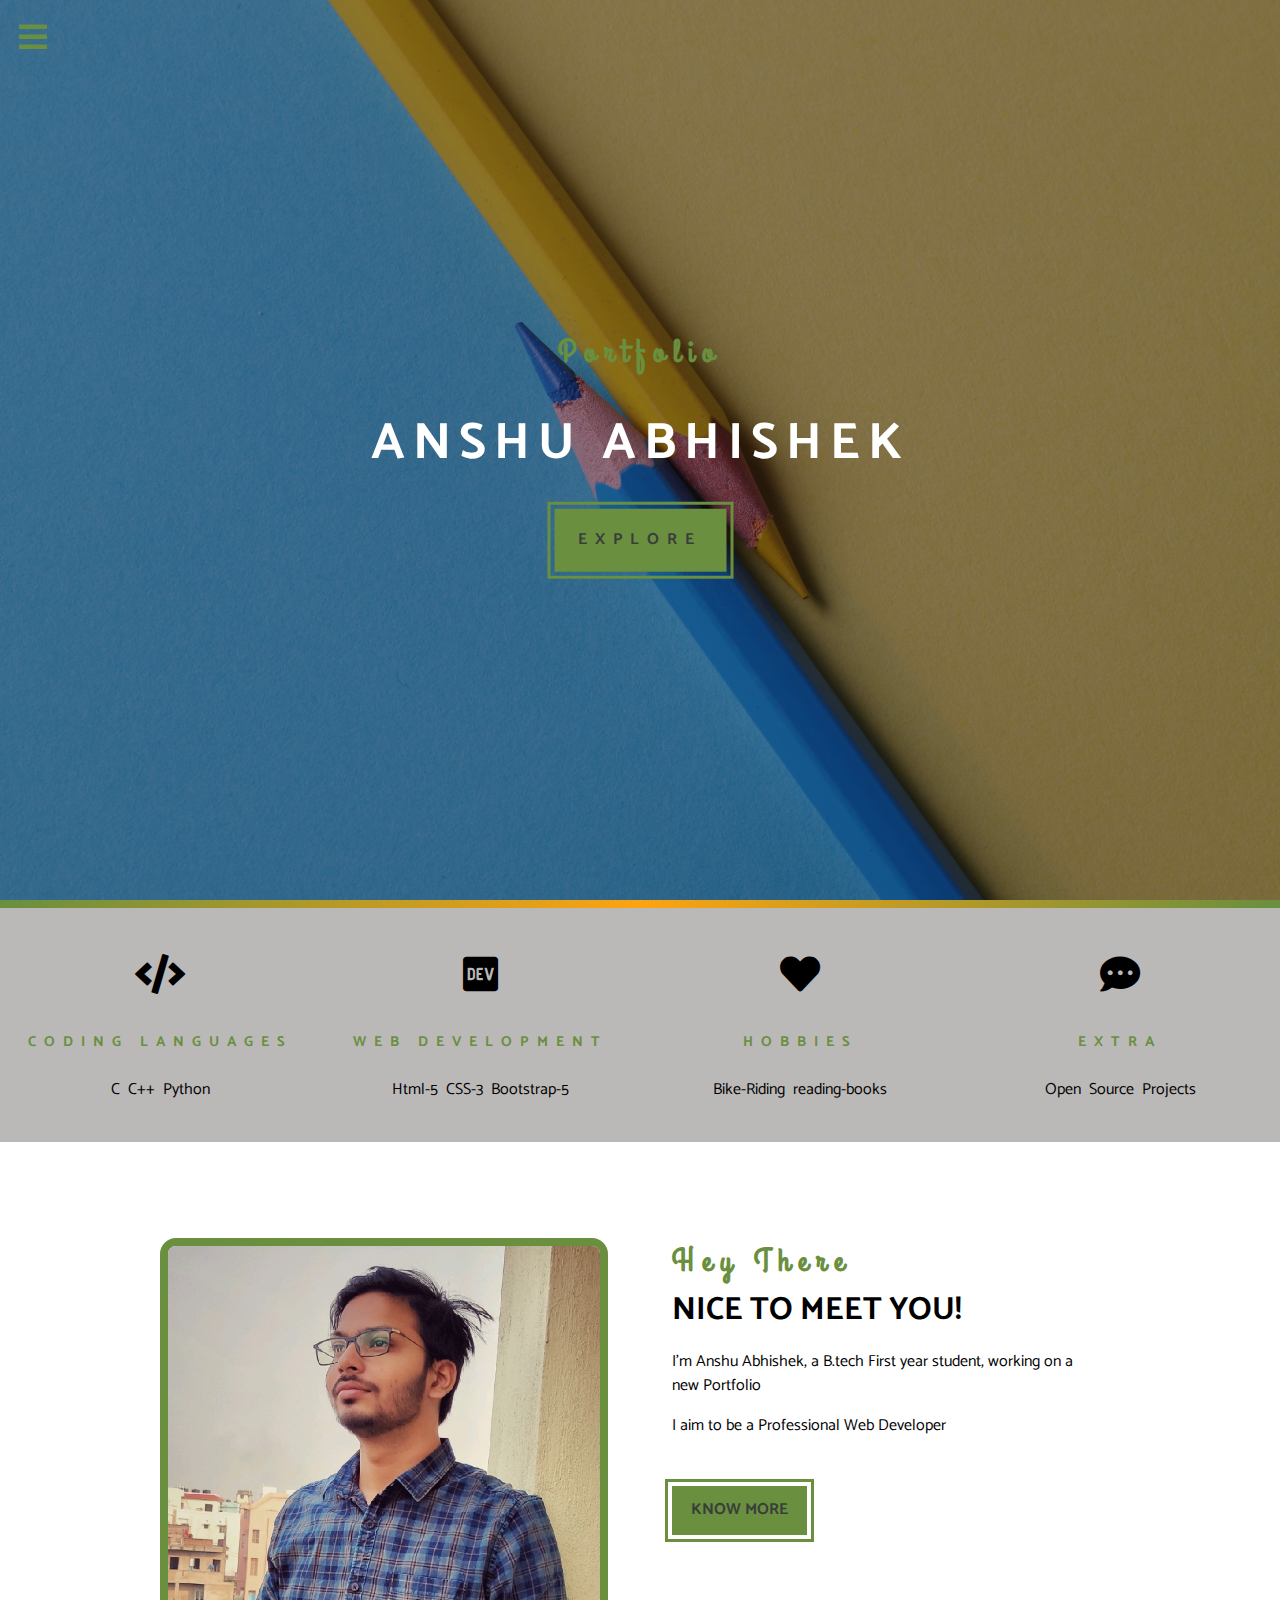
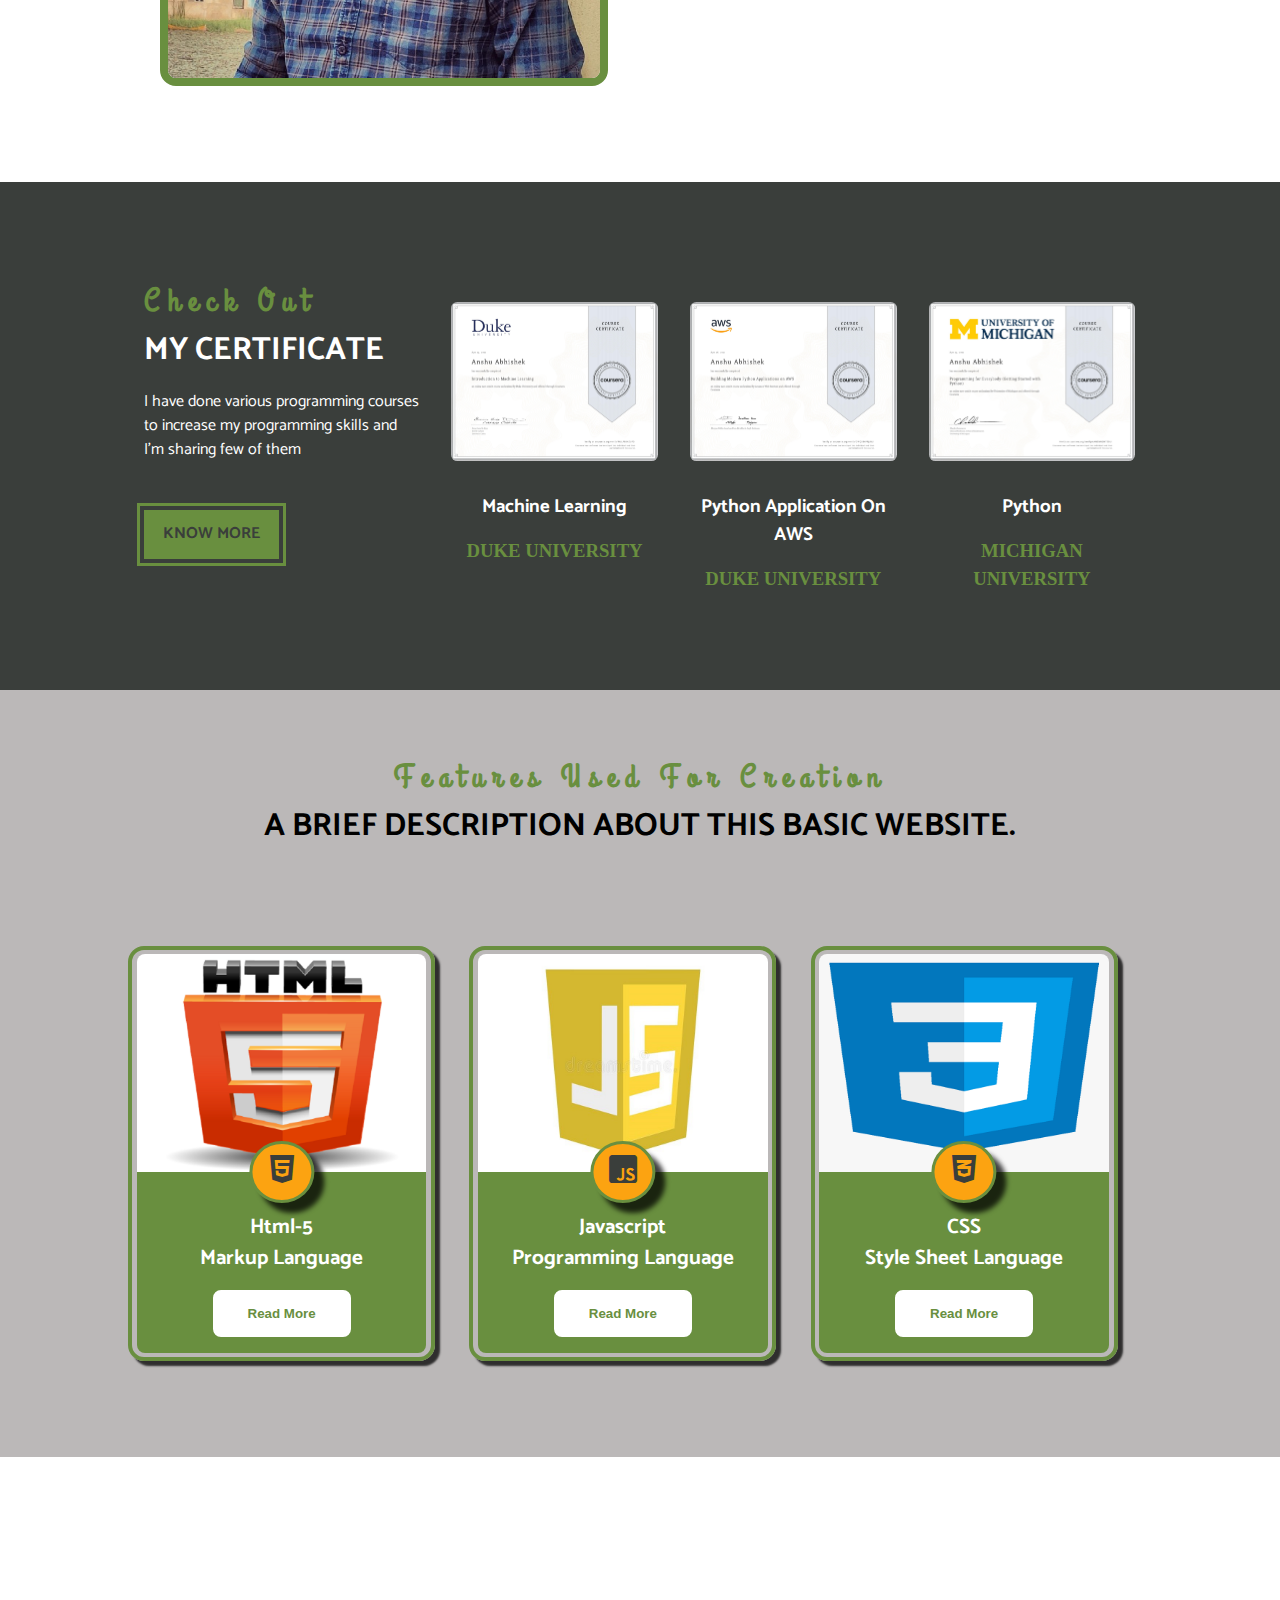
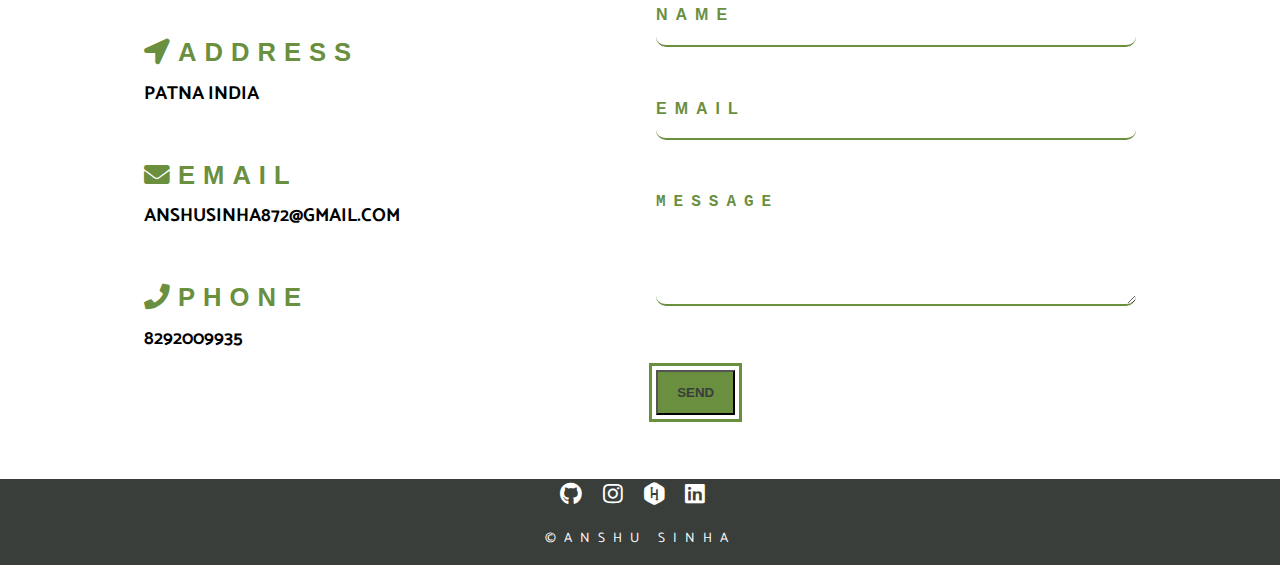
<file: index.html>
<!DOCTYPE html>
<html lang="en">

<head>
    <meta charset="UTF-8">
    <meta http-equiv="X-UA-Compatible" content="IE=edge">
    <meta name="viewport" content="width=device-width, initial-scale=1.0">
    <link rel="stylesheet" href="./fontawesome-free-5.7.2-web 2/css/all.css">
    <link rel="stylesheet" href="./style.css">
    <title>Portfolio</title>
</head>

<body>
    <!-- nav-button -->
    <span class="nav-btn" id="nav-btn">
        <i class="fas fa-bars"></i>
    </span>
    <!-- nav-bar -->
    <nav class="navbar" id="navbar">
        <div class="navbar-header">
            <span class="nav-close" id="nav-close">
                <i class="fas fa-times"></i>
            </span>
        </div>
        <ul class="nav-items">
            <li><a href="index.html" class="nav-link">home</a></li>
            <li><a href="skills.html" class="nav-link">Skills</a></li>
            <li><a href="about.html" class="nav-link">About</a></li>
            <li><a href="certificate.html" class="nav-link">Certificate</a></li>
        </ul>
    </nav>
    <!-- header -->
    <header class="header">
        <div class="banner">
            <h3 class="banner-subtitle">Portfolio</h3>
            <h1 class="banner-title">Anshu Abhishek</h1>
            <a href="skills.html" class="banner-btn">Explore</a>
        </div>
    </header>
    <!-- end-header -->
    <!-- content divider -->
    <div class="content-divider"></div>
    <!-- end content divider -->
    <!-- skills section -->
    <section class="skills clearfix">
        <!-- single skills -->
        <article class="skill">
            <span class="skill-icon">
                <i class="fas fa-code"></i>
            </span class="skill-icon">
            <h3 class="skill-title">Coding Languages</h3>
            <p class="skill-text word-spacing">C C++ Python</p>
        </article>
        <!-- end of single skills -->
        <!-- single skills -->
        <article class="skill">
            <span class="skill-icon">
                <i class="fab fa-dev"></i>
            </span>
            <h3 class="skill-title">Web Development</h3>
            <p class="skill-text word-spacing">Html-5 CSS-3 Bootstrap-5</p>
        </article>
        <!-- end of single skills -->
        <!-- single skills -->
        <article class="skill">
            <span class="skill-icon">
                <i class="fas fa-heart"></i>
            </span>
            <h3 class="skill-title">Hobbies</h3>
            <p class="skill-text word-spacing">Bike-Riding reading-books</p>
        </article>
        <!-- end of single skills -->
        <!-- single skills -->
        <article class="skill">
            <span class="skill-icon">
                <i class="fas fa-comment-dots"></i>
            </span>
            <h3 class="skill-title">Extra</h3>
            <p class="skill-text word-spacing">Open Source Projects</p>
        </article>
        <!-- end of single skills -->
    </section>
    <!-- end of skills section -->
    <!-- about  -->
    <section class="about">
        <div class="section-center clearfix">
            <!-- first column -->
            <article class="about-img">
                <div class="about-picture-container">
                    <img src="./img/Anshu img.jpg" alt="Anshu Photo" class="about-picture" />
                </div>
            </article>
            <!-- second column -->
            <article class="about-info">
                <!-- section title -->
                <div>
                    <h3 class="section-subtitle">Hey there</h3>
                    <h2 class="section-title">Nice to meet you!</h2>
                </div>
                <!--end section title -->
                <p class="about-text">
                    I'm Anshu Abhishek, a B.tech First year student, working on a new Portfolio
                </p>
                <p class="about-text">
                    I aim to be a Professional Web Developer
                </p>
                <a href="about.html" class="main-btn">Know more</a>
            </article>
        </div>
    </section>
    <!-- end of about -->
    <!-- product -->
    <section class="products">
        <div class="section-center clearfix">
            <!-- product info -->
            <article class="products-info">
                <!-- section title -->
                <div>
                    <h3 class="section-subtitle">check out</h3>
                    <h2 class="section-title text-white">My Certificate</h2>
                </div>
                <!--end section title -->
                <p class="product-text">
                    I have done various programming courses to increase my programming skills and I'm sharing few of
                    them
                </p>
                <a href="products.html" class="main-btn">Know More</a>
            </article>
            <!-- product inventory -->
            <article class="products-inventory clearfix">
                <!-- single product -->
                <article class="product">
                    <img src="./img/0001.jpg" alt="Certificate" class="product-img" />
                    <h3 class="product-title">Machine Learning</h3>
                    <h3 class="product-price">Duke University</h3>
                </article>
                <!-- end single product -->
                <!-- single product -->
                <article class="product">
                    <img src="./img/0002.jpg" alt="Certificate" class="product-img" />
                    <h3 class="product-title">Python Application on AWS</h3>
                    <h3 class="product-price">Duke University</h3>
                </article>
                <!-- end single product -->
                <!-- single product -->
                <article class="product">
                    <img src="./img/0003.jpg" alt="Certificate" class="product-img" />
                    <h3 class="product-title">Python</h3>
                    <h3 class="product-price">Michigan University</h3>
                </article>
                <!-- end single product -->
            </article>
        </div>
    </section>
    <!-- end of product -->
    <!-- services -->
    <section class="services">
        <!-- section title -->
        <div class="services-title text-center">
            <h3 class="section-subtitle">Features used for creation</h3>
            <h2 class="section-title ">A brief description about this basic website.</h2>
        </div>

        <!--end section title -->
        <div class="section-center clearfix">
            <!-- single-card -->
            <article class="service-card">
                <!-- img containner -->
                <div class="service-img-container">
                    <!-- igm -->
                    <img src="./img/html5.png" class="service-img" alt="single-service">
                    <!-- service icon -->
                    <span class="service-icon">
                        <i class="fab fa-html5 fa-fw"></i>
                    </span>
                </div>
                <!-- service-info -->
                <div class="service-info">
                    <h4 class="">Html-5</h4>
                    <h4>markup language</h4>
                    <button type="button" class="service-btn">Read more</button>
                </div>
            </article>
            <!--end of  single-card -->
            <!-- single-card -->
            <article class="service-card">
                <!-- img containner -->
                <div class="service-img-container">
                    <!-- igm -->
                    <img src="./img/javascript-logo.jpg" class="service-img" alt="single-service">
                    <!-- service icon -->
                    <span class="service-icon">
                        <i class="fab fa-js-square fa-fw"></i>
                    </span>
                </div>
                <!-- service-info -->
                <div class="service-info">
                    <h4 class="">javascript</h4>
                    <h4>Programming language</h4>
                    <button type="button" class="service-btn">Read more</button>
                </div>
            </article>
            <!--end of  single-card -->
            <!-- single-card -->
            <article class="service-card">
                <!-- img containner -->
                <div class="service-img-container">
                    <!-- igm -->
                    <img src="./img/css-logo.png" class="service-img" alt="single-service">
                    <!-- service icon -->
                    <span class="service-icon">
                        <i class="fab fa-css3-alt fa-fw"></i>
                    </span>
                </div>
                <!-- service-info -->
                <div class="service-info">
                    <h4 class="">CSS</h4>
                    <h4>style sheet language</h4>
                    <button type="button" class="service-btn">Read more</button>
                </div>
            </article>
            <!--end of  single-card -->

        </div>
    </section>
    <!-- end of services -->
    <!-- contact -->
    <section class="contact">
        <div class="section-center clearfix">
            <!-- contact-info -->
            <article class="contact-info">
                <!-- contact-item -->
                <div class="contact-item">
                    <h3 class="contact-title"><span class="contact-icon"><i
                                class="fas fa-location-arrow"></i></span>address</h3>
                    <h3 class="contact-text">
                        Patna India
                    </h3>

                </div>
                <!-- end of contact-item -->
                <!-- contact-item -->
                <div class="contact-item">
                    <h3 class="contact-title"><span class="contact-icon"><i class="fas fa-envelope"></i></span>Email
                    </h3>
                    <h3 class="contact-text">
                        anshusinha872@gmail.com
                    </h3>

                </div>
                <!-- end of contact-item -->
                <!-- contact-item -->
                <div class="contact-item">
                    <h3 class="contact-title"><span class="contact-icon"><i class="fas fa-phone"></i></span>Phone</h3>
                    <h3 class="contact-text">
                        8292009935
                    </h3>
                </div>
                <!-- end of contact-item -->
            </article>
            <!-- contact-form -->
            <article class="contact-form">
                <form action="https://formspree.io/f/mknkoodn" method="post" class="form-group">
                    <input type="text" name="name" placeholder="name" class="form-control">
                    <input type="email" name="email" placeholder="email" class="form-control">
                    <textarea name="message" rows="5" class="form-control" placeholder="message"></textarea>
                    <button type="submit" class="main-btn">Send</button>
                </form>
            </article>
        </div>


    </section>
    <!-- end of contact -->
    <footer class="footer">
        <div class="social-center">
            <div class="social-icons">
                <!-- social-icon -->
                <a href="https://github.com/anshusinha872" target="_blank" class="social-icon">
                    <i class="fab fa-github"></i>
                </a>
                <!--end of social-icon -->
                <!-- social-icon -->
                <a href="https://www.instagram.com/cool_anshu_sinha/" target="_blank" class="social-icon">
                    <i class="fab fa-instagram"></i>
                </a>
                <!--end of social-icon -->
                <!-- social-icon -->
                <a href="https://www.hackerrank.com/anshusinha872" target="_blank" class="social-icon">
                    <i class="fab fa-hackerrank"></i>
                </a>
                <!--end of social-icon -->
                <!-- social-icon -->
                <a href="https://www.linkedin.com/in/anshu-abhishek-3b8195200/" target="_blank" class="social-icon">
                    <i class="fab fa-linkedin"></i>
                </a>
                <!--end of social-icon -->
            </div>
            <p class="footer-text">
                &copy;<span class="text-primary"></span>Anshu Sinha
            </p>
        </div>
    </footer>
    <script src="./app.js"></script>
</body>

</html>
</file>
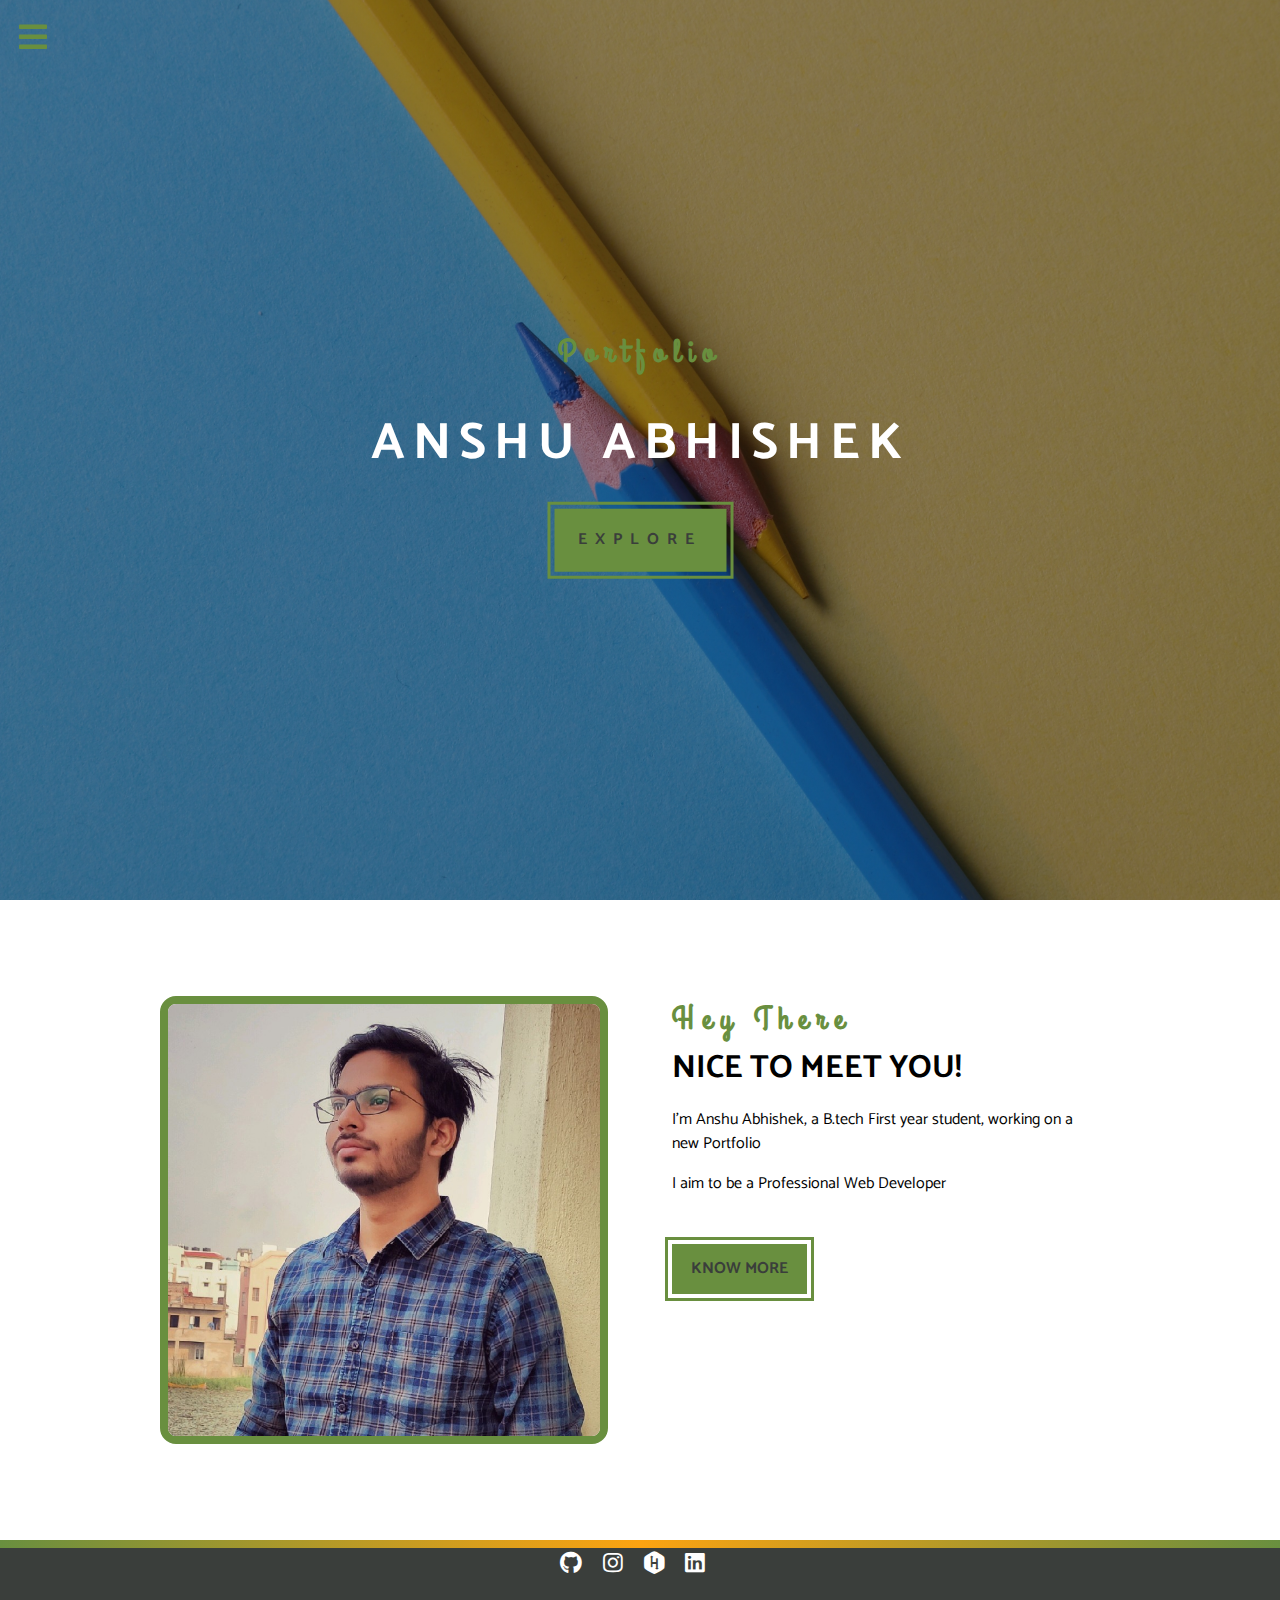
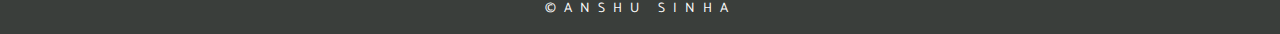
<file: about.html>
<!DOCTYPE html>
<html lang="en">

<head>
    <meta charset="UTF-8">
    <meta http-equiv="X-UA-Compatible" content="IE=edge">
    <meta name="viewport" content="width=device-width, initial-scale=1.0">
    <link rel="stylesheet" href="./fontawesome-free-5.7.2-web 2/css/all.css">
    <link rel="stylesheet" href="./style.css">
    <title>About</title>
</head>

<body>
    <!-- nav-button -->
    <span class="nav-btn" id="nav-btn">
        <i class="fas fa-bars"></i>
    </span>
    <!-- nav-bar -->
    <nav class="navbar" id="navbar">
        <div class="navbar-header">
            <span class="nav-close" id="nav-close">
                <i class="fas fa-times"></i>
            </span>
        </div>
        <ul class="nav-items">
            <li><a href="index.html" class="nav-link">home</a></li>
            <li><a href="skills.html" class="nav-link">Skills</a></li>
            <li><a href="about.html" class="nav-link">About</a></li>
            <li><a href="certificate.html" class="nav-link">Certificate</a></li>
        </ul>
    </nav>
    <!-- header -->
    <header class="header">
        <div class="banner">
            <h3 class="banner-subtitle">Portfolio</h3>
            <h1 class="banner-title">Anshu Abhishek</h1>
            <a href="skills.html" class="banner-btn">Explore</a>
        </div>
    </header>
    <!-- end-header -->
    <!-- content divider -->
    <!-- about  -->
    <section class="about">
        <div class="section-center clearfix">
            <!-- first column -->
            <article class="about-img">
                <div class="about-picture-container">
                    <img src="./img/Anshu img.jpg" alt="Anshu Photo" class="about-picture" />
                </div>
            </article>
            <!-- second column -->
            <article class="about-info">
                <!-- section title -->
                <div>
                    <h3 class="section-subtitle">Hey there</h3>
                    <h2 class="section-title">Nice to meet you!</h2>
                </div>
                <!--end section title -->
                <p class="about-text">
                    I'm Anshu Abhishek, a B.tech First year student, working on a new Portfolio
                </p>
                <p class="about-text">
                    I aim to be a Professional Web Developer
                </p>
                <a href="about.html" class="main-btn">Know more</a>
            </article>
        </div>
    </section>
    <!-- end of about -->
    <div class="content-divider"></div>
    <!-- end content divider -->
    <!-- end of contact -->
    <footer class="footer">
        <div class="social-center">
            <div class="social-icons">
                <!-- social-icon -->
                <a href="https://github.com/anshusinha872" target="_blank" class="social-icon">
                    <i class="fab fa-github"></i>
                </a>
                <!--end of social-icon -->
                <!-- social-icon -->
                <a href="https://www.instagram.com/cool_anshu_sinha/" target="_blank" class="social-icon">
                    <i class="fab fa-instagram"></i>
                </a>
                <!--end of social-icon -->
                <!-- social-icon -->
                <a href="https://www.hackerrank.com/anshusinha872" target="_blank" class="social-icon">
                    <i class="fab fa-hackerrank"></i>
                </a>
                <!--end of social-icon -->
                <!-- social-icon -->
                <a href="https://www.linkedin.com/in/anshu-abhishek-3b8195200/" target="_blank" class="social-icon">
                    <i class="fab fa-linkedin"></i>
                </a>
                <!--end of social-icon -->
            </div>
            <p class="footer-text">
                &copy;<span class="text-primary"></span>Anshu Sinha
            </p>
        </div>
    </footer>
    <script src="./app.js"></script>
</body>

</html>
</file>
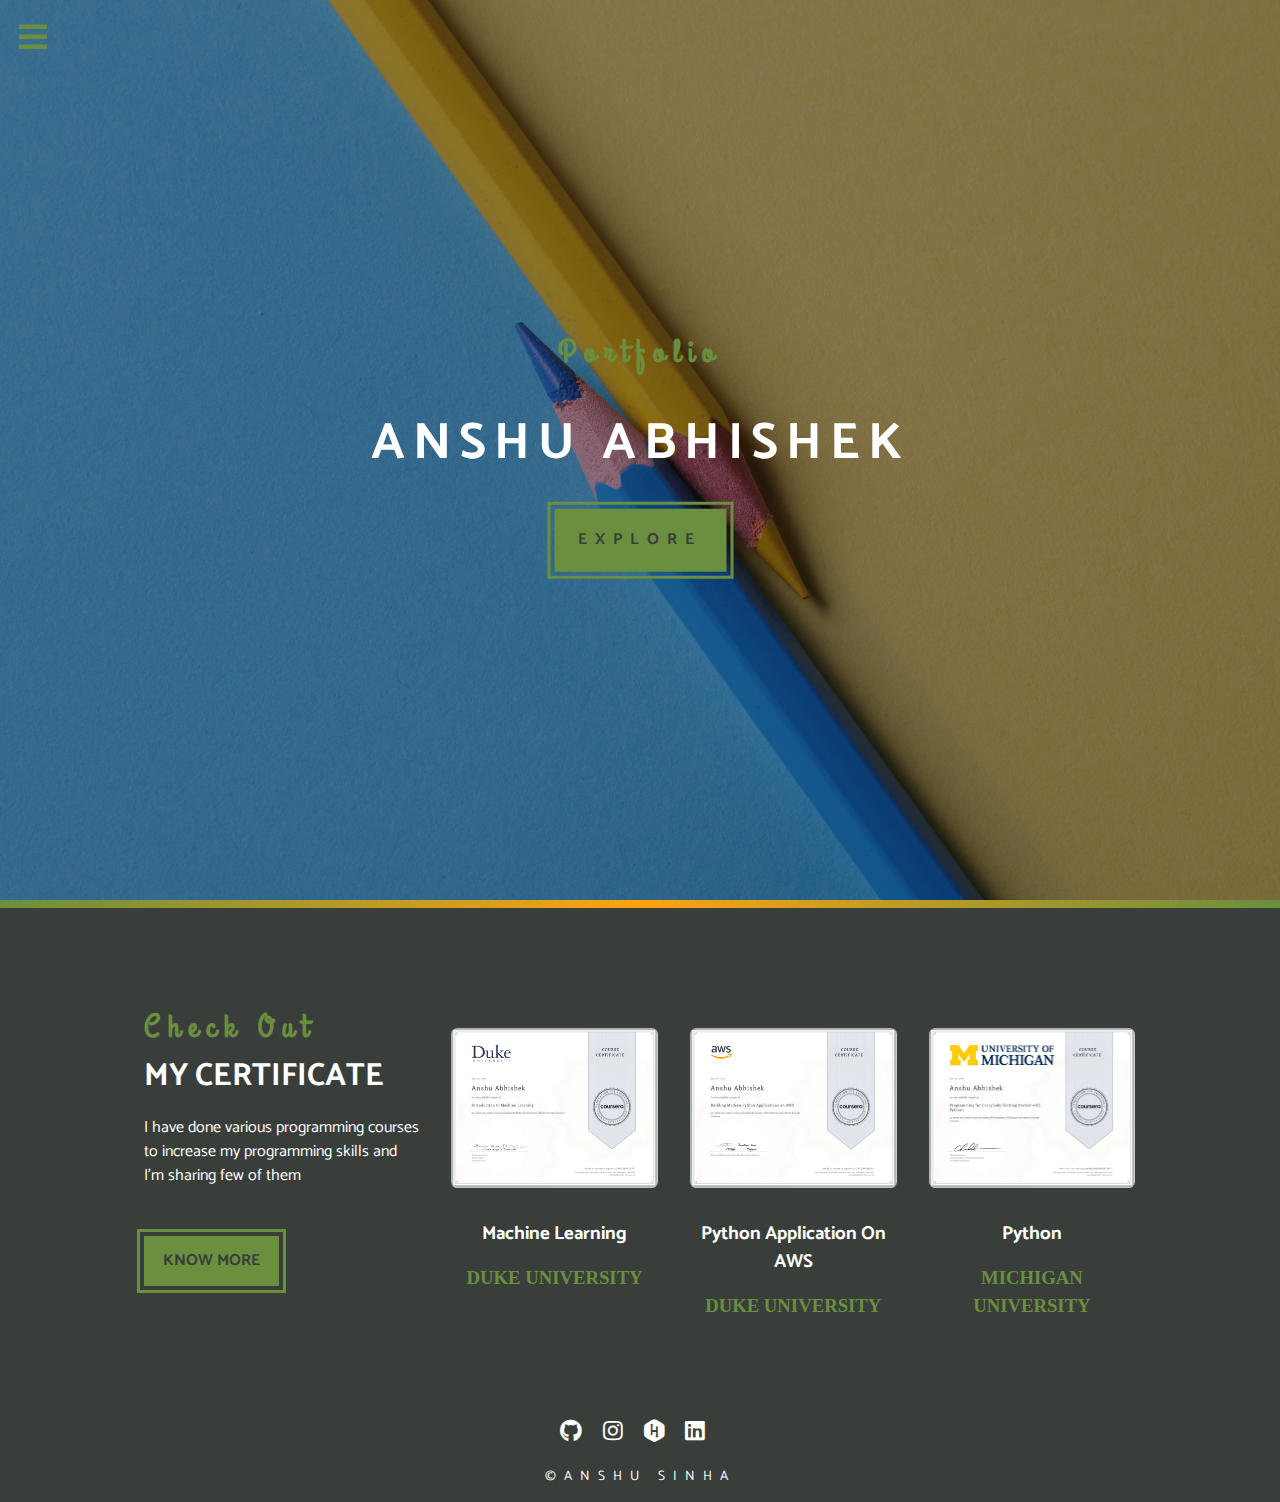
<file: certificate.html>
<!DOCTYPE html>
<html lang="en">

<head>
    <meta charset="UTF-8">
    <meta http-equiv="X-UA-Compatible" content="IE=edge">
    <meta name="viewport" content="width=device-width, initial-scale=1.0">
    <link rel="stylesheet" href="./fontawesome-free-5.7.2-web 2/css/all.css">
    <link rel="stylesheet" href="./style.css">
    <title>Certificate</title>
</head>

<body>
<!-- nav-button -->
<span class="nav-btn" id="nav-btn">
    <i class="fas fa-bars"></i>
</span>
<!-- nav-bar -->
<nav class="navbar" id="navbar">
    <div class="navbar-header">
        <span class="nav-close" id="nav-close">
            <i class="fas fa-times"></i>
        </span>
    </div>
    <ul class="nav-items">
        <li><a href="index.html" class="nav-link">home</a></li>
        <li><a href="skills.html" class="nav-link">Skills</a></li>
        <li><a href="about.html" class="nav-link">About</a></li>
        <li><a href="certificate.html" class="nav-link">Certificate</a></li>
    </ul>
</nav>
<!-- header -->
<header class="header">
    <div class="banner">
        <h3 class="banner-subtitle">Portfolio</h3>
        <h1 class="banner-title">Anshu Abhishek</h1>
        <a href="skills.html" class="banner-btn">Explore</a>
    </div>
</header>
<!-- end-header -->
    <!-- content divider -->
    <div class="content-divider"></div>
<!-- product -->
<section class="products ">
    <div class="section-center clearfix ">
        <!-- product info -->
        <article class="products-info ">
            <!-- section title -->
            <div>
                <h3 class="section-subtitle">check out</h3>
                <h2 class="section-title text-white">My Certificate</h2>
            </div>
            <!--end section title -->
            <p class="product-text ">
                I have done various programming courses to increase my programming skills and I'm sharing few of
                them
            </p>
            <a href="products.html" class="main-btn">Know More</a>
        </article>
        <!-- product inventory -->
        <article class="products-inventory clearfix">
            <!-- single product -->
            <article class="product">
                <img src="./img/0001.jpg" alt="Certificate" class="product-img" />
                <h3 class="product-title">Machine Learning</h3>
                <h3 class="product-price">Duke University</h3>
            </article>
            <!-- end single product -->
            <!-- single product -->
            <article class="product">
                <img src="./img/0002.jpg" alt="Certificate" class="product-img" />
                <h3 class="product-title">Python Application on AWS</h3>
                <h3 class="product-price">Duke University</h3>
            </article>
            <!-- end single product -->
            <!-- single product -->
            <article class="product">
                <img src="./img/0003.jpg" alt="Certificate" class="product-img" />
                <h3 class="product-title">Python</h3>
                <h3 class="product-price">Michigan University</h3>
            </article>
            <!-- end single product -->
            
        </article>
    </div>
</section>
<!-- end of product -->
    <!-- end content divider -->
    <!-- end of contact -->
    <footer class="footer">
        <div class="social-center">
            <div class="social-icons">
                <!-- social-icon -->
                <a href="https://github.com/anshusinha872" target="_blank" class="social-icon">
                    <i class="fab fa-github"></i>
                </a>
                <!--end of social-icon -->
                <!-- social-icon -->
                <a href="https://www.instagram.com/cool_anshu_sinha/" target="_blank" class="social-icon">
                    <i class="fab fa-instagram"></i>
                </a>
                <!--end of social-icon -->
                <!-- social-icon -->
                <a href="https://www.hackerrank.com/anshusinha872" target="_blank" class="social-icon">
                    <i class="fab fa-hackerrank"></i>
                </a>
                <!--end of social-icon -->
                <!-- social-icon -->
                <a href="https://www.linkedin.com/in/anshu-abhishek-3b8195200/" target="_blank" class="social-icon">
                    <i class="fab fa-linkedin"></i>
                </a>
                <!--end of social-icon -->
            </div>
            <p class="footer-text">
                &copy;<span class="text-primary"></span>Anshu Sinha
            </p>
        </div>
    </footer>
    <script src="./app.js"></script>
</body>

</html>
</file>
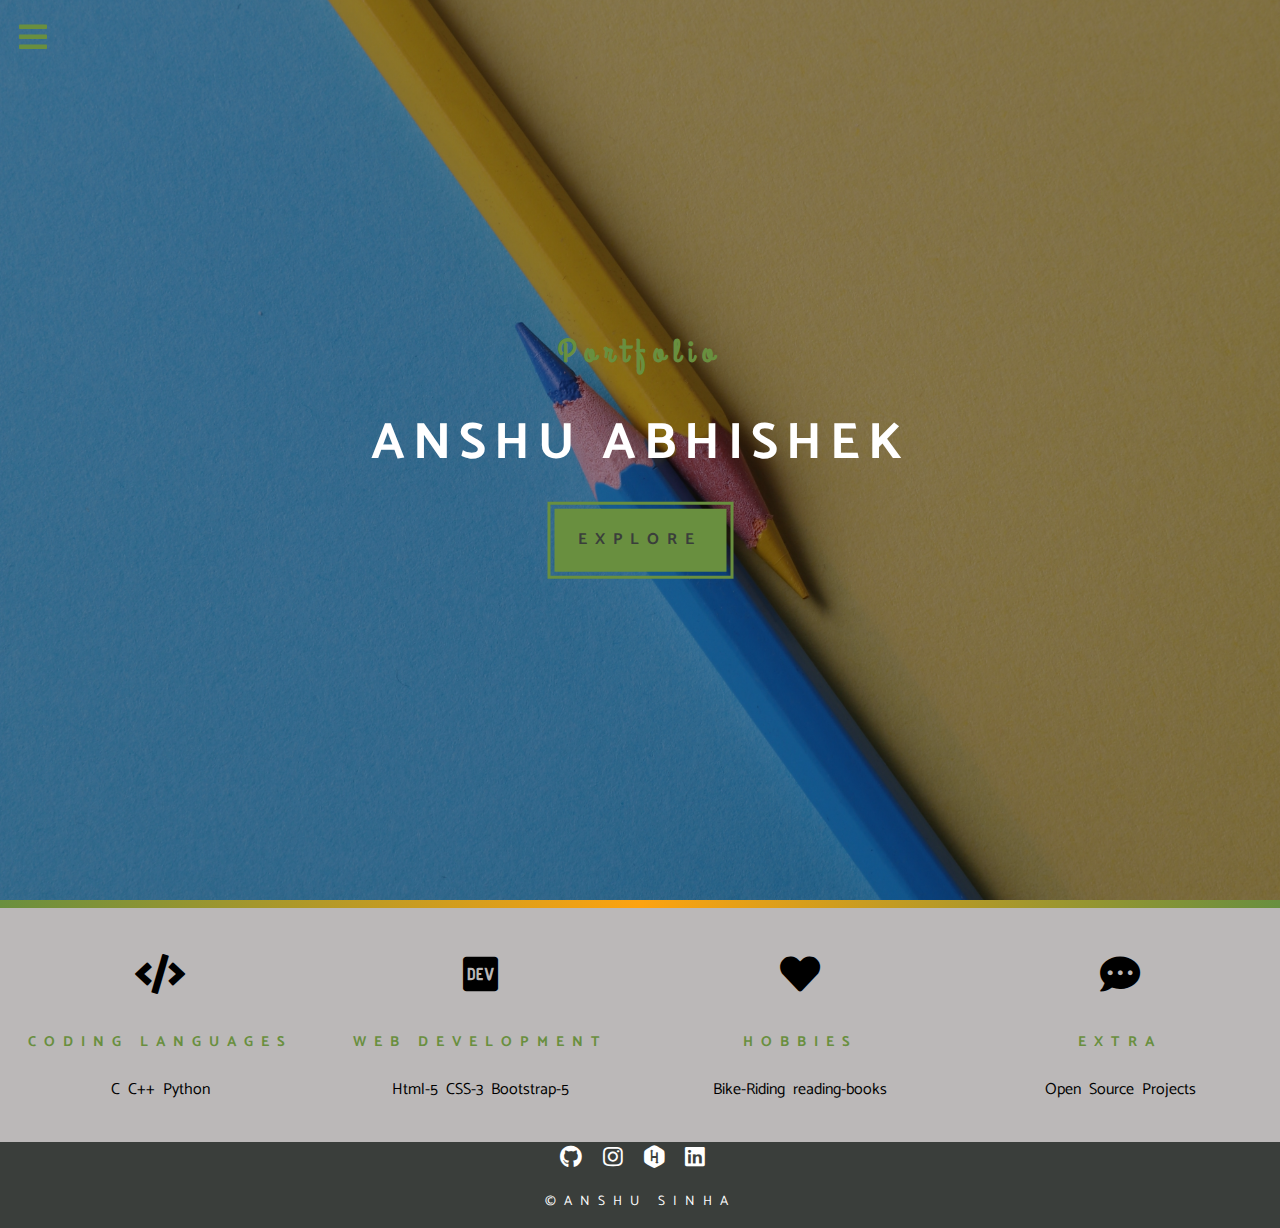
<file: skills.html>
<!DOCTYPE html>
<html lang="en">

<head>
    <meta charset="UTF-8">
    <meta http-equiv="X-UA-Compatible" content="IE=edge">
    <meta name="viewport" content="width=device-width, initial-scale=1.0">
    <link rel="stylesheet" href="./fontawesome-free-5.7.2-web 2/css/all.css">
    <link rel="stylesheet" href="./style.css">
    <title>Skills</title>
</head>

<body>
    <!-- nav-button -->
    <span class="nav-btn" id="nav-btn">
        <i class="fas fa-bars"></i>
    </span>
    <!-- nav-bar -->
    <nav class="navbar" id="navbar">
        <div class="navbar-header">
            <span class="nav-close" id="nav-close">
                <i class="fas fa-times"></i>
            </span>
        </div>
        <ul class="nav-items">
            <li><a href="index.html" class="nav-link">home</a></li>
            <li><a href="skills.html" class="nav-link">Skills</a></li>
            <li><a href="about.html" class="nav-link">About</a></li>
            <li><a href="certificate.html" class="nav-link">Certificate</a></li>
        </ul>
    </nav>
    <!-- header -->
    <header class="header">
        <div class="banner">
            <h3 class="banner-subtitle">Portfolio</h3>
            <h1 class="banner-title">Anshu Abhishek</h1>
            <a href="skills.html" class="banner-btn">Explore</a>
        </div>
    </header>
    <!-- end-header -->
    <!-- content divider -->
    <div class="content-divider"></div>
    <!-- end content divider -->
    <!-- skills section -->
    <section class="skills clearfix">
        <!-- single skills -->
        <article class="skill">
            <span class="skill-icon">
                <i class="fas fa-code"></i>
            </span class="skill-icon">
            <h3 class="skill-title">Coding Languages</h3>
            <p class="skill-text word-spacing">C C++ Python</p>
        </article>
        <!-- end of single skills -->
        <!-- single skills -->
        <article class="skill">
            <span class="skill-icon">
                <i class="fab fa-dev"></i>
            </span>
            <h3 class="skill-title">Web Development</h3>
            <p class="skill-text word-spacing">Html-5 CSS-3 Bootstrap-5</p>
        </article>
        <!-- end of single skills -->
        <!-- single skills -->
        <article class="skill">
            <span class="skill-icon">
                <i class="fas fa-heart"></i>
            </span>
            <h3 class="skill-title">Hobbies</h3>
            <p class="skill-text word-spacing">Bike-Riding reading-books</p>
        </article>
        <!-- end of single skills -->
        <!-- single skills -->
        <article class="skill">
            <span class="skill-icon">
                <i class="fas fa-comment-dots"></i>
            </span>
            <h3 class="skill-title">Extra</h3>
            <p class="skill-text word-spacing">Open Source Projects</p>
        </article>
        <!-- end of single skills -->
    </section>
    <!-- end of skills section -->

    <!-- end of contact -->
    <footer class="footer">
        <div class="social-center">
            <div class="social-icons">
                <!-- social-icon -->
                <a href="https://github.com/anshusinha872" target="_blank" class="social-icon">
                    <i class="fab fa-github"></i>
                </a>
                <!--end of social-icon -->
                <!-- social-icon -->
                <a href="https://www.instagram.com/cool_anshu_sinha/" target="_blank" class="social-icon">
                    <i class="fab fa-instagram"></i>
                </a>
                <!--end of social-icon -->
                <!-- social-icon -->
                <a href="https://www.hackerrank.com/anshusinha872" target="_blank" class="social-icon">
                    <i class="fab fa-hackerrank"></i>
                </a>
                <!--end of social-icon -->
                <!-- social-icon -->
                <a href="https://www.linkedin.com/in/anshu-abhishek-3b8195200/" target="_blank" class="social-icon">
                    <i class="fab fa-linkedin"></i>
                </a>
                <!--end of social-icon -->
            </div>
            <p class="footer-text">
                &copy;<span class="text-primary"></span>Anshu Sinha
            </p>
        </div>
    </footer>
    <script src="./app.js"></script>
</body>

</html>
</file>
<file: fontawesome-free-5.7.2-web 2/css/all.css>
.fa,
.fas,
.far,
.fal,
.fab {
  -moz-osx-font-smoothing: grayscale;
  -webkit-font-smoothing: antialiased;
  display: inline-block;
  font-style: normal;
  font-variant: normal;
  text-rendering: auto;
  line-height: 1; }

.fa-lg {
  font-size: 1.33333em;
  line-height: 0.75em;
  vertical-align: -.0667em; }

.fa-xs {
  font-size: .75em; }

.fa-sm {
  font-size: .875em; }

.fa-1x {
  font-size: 1em; }

.fa-2x {
  font-size: 2em; }

.fa-3x {
  font-size: 3em; }

.fa-4x {
  font-size: 4em; }

.fa-5x {
  font-size: 5em; }

.fa-6x {
  font-size: 6em; }

.fa-7x {
  font-size: 7em; }

.fa-8x {
  font-size: 8em; }

.fa-9x {
  font-size: 9em; }

.fa-10x {
  font-size: 10em; }

.fa-fw {
  text-align: center;
  width: 1.25em; }

.fa-ul {
  list-style-type: none;
  margin-left: 2.5em;
  padding-left: 0; }
  .fa-ul > li {
    position: relative; }

.fa-li {
  left: -2em;
  position: absolute;
  text-align: center;
  width: 2em;
  line-height: inherit; }

.fa-border {
  border: solid 0.08em #eee;
  border-radius: .1em;
  padding: .2em .25em .15em; }

.fa-pull-left {
  float: left; }

.fa-pull-right {
  float: right; }

.fa.fa-pull-left,
.fas.fa-pull-left,
.far.fa-pull-left,
.fal.fa-pull-left,
.fab.fa-pull-left {
  margin-right: .3em; }

.fa.fa-pull-right,
.fas.fa-pull-right,
.far.fa-pull-right,
.fal.fa-pull-right,
.fab.fa-pull-right {
  margin-left: .3em; }

.fa-spin {
  -webkit-animation: fa-spin 2s infinite linear;
          animation: fa-spin 2s infinite linear; }

.fa-pulse {
  -webkit-animation: fa-spin 1s infinite steps(8);
          animation: fa-spin 1s infinite steps(8); }

@-webkit-keyframes fa-spin {
  0% {
    -webkit-transform: rotate(0deg);
            transform: rotate(0deg); }
  100% {
    -webkit-transform: rotate(360deg);
            transform: rotate(360deg); } }

@keyframes fa-spin {
  0% {
    -webkit-transform: rotate(0deg);
            transform: rotate(0deg); }
  100% {
    -webkit-transform: rotate(360deg);
            transform: rotate(360deg); } }

.fa-rotate-90 {
  -ms-filter: "progid:DXImageTransform.Microsoft.BasicImage(rotation=1)";
  -webkit-transform: rotate(90deg);
          transform: rotate(90deg); }

.fa-rotate-180 {
  -ms-filter: "progid:DXImageTransform.Microsoft.BasicImage(rotation=2)";
  -webkit-transform: rotate(180deg);
          transform: rotate(180deg); }

.fa-rotate-270 {
  -ms-filter: "progid:DXImageTransform.Microsoft.BasicImage(rotation=3)";
  -webkit-transform: rotate(270deg);
          transform: rotate(270deg); }

.fa-flip-horizontal {
  -ms-filter: "progid:DXImageTransform.Microsoft.BasicImage(rotation=0, mirror=1)";
  -webkit-transform: scale(-1, 1);
          transform: scale(-1, 1); }

.fa-flip-vertical {
  -ms-filter: "progid:DXImageTransform.Microsoft.BasicImage(rotation=2, mirror=1)";
  -webkit-transform: scale(1, -1);
          transform: scale(1, -1); }

.fa-flip-both, .fa-flip-horizontal.fa-flip-vertical {
  -ms-filter: "progid:DXImageTransform.Microsoft.BasicImage(rotation=2, mirror=1)";
  -webkit-transform: scale(-1, -1);
          transform: scale(-1, -1); }

:root .fa-rotate-90,
:root .fa-rotate-180,
:root .fa-rotate-270,
:root .fa-flip-horizontal,
:root .fa-flip-vertical,
:root .fa-flip-both {
  -webkit-filter: none;
          filter: none; }

.fa-stack {
  display: inline-block;
  height: 2em;
  line-height: 2em;
  position: relative;
  vertical-align: middle;
  width: 2.5em; }

.fa-stack-1x,
.fa-stack-2x {
  left: 0;
  position: absolute;
  text-align: center;
  width: 100%; }

.fa-stack-1x {
  line-height: inherit; }

.fa-stack-2x {
  font-size: 2em; }

.fa-inverse {
  color: #fff; }

/* Font Awesome uses the Unicode Private Use Area (PUA) to ensure screen
readers do not read off random characters that represent icons */
.fa-500px:before {
  content: "\f26e"; }

.fa-accessible-icon:before {
  content: "\f368"; }

.fa-accusoft:before {
  content: "\f369"; }

.fa-acquisitions-incorporated:before {
  content: "\f6af"; }

.fa-ad:before {
  content: "\f641"; }

.fa-address-book:before {
  content: "\f2b9"; }

.fa-address-card:before {
  content: "\f2bb"; }

.fa-adjust:before {
  content: "\f042"; }

.fa-adn:before {
  content: "\f170"; }

.fa-adobe:before {
  content: "\f778"; }

.fa-adversal:before {
  content: "\f36a"; }

.fa-affiliatetheme:before {
  content: "\f36b"; }

.fa-air-freshener:before {
  content: "\f5d0"; }

.fa-algolia:before {
  content: "\f36c"; }

.fa-align-center:before {
  content: "\f037"; }

.fa-align-justify:before {
  content: "\f039"; }

.fa-align-left:before {
  content: "\f036"; }

.fa-align-right:before {
  content: "\f038"; }

.fa-alipay:before {
  content: "\f642"; }

.fa-allergies:before {
  content: "\f461"; }

.fa-amazon:before {
  content: "\f270"; }

.fa-amazon-pay:before {
  content: "\f42c"; }

.fa-ambulance:before {
  content: "\f0f9"; }

.fa-american-sign-language-interpreting:before {
  content: "\f2a3"; }

.fa-amilia:before {
  content: "\f36d"; }

.fa-anchor:before {
  content: "\f13d"; }

.fa-android:before {
  content: "\f17b"; }

.fa-angellist:before {
  content: "\f209"; }

.fa-angle-double-down:before {
  content: "\f103"; }

.fa-angle-double-left:before {
  content: "\f100"; }

.fa-angle-double-right:before {
  content: "\f101"; }

.fa-angle-double-up:before {
  content: "\f102"; }

.fa-angle-down:before {
  content: "\f107"; }

.fa-angle-left:before {
  content: "\f104"; }

.fa-angle-right:before {
  content: "\f105"; }

.fa-angle-up:before {
  content: "\f106"; }

.fa-angry:before {
  content: "\f556"; }

.fa-angrycreative:before {
  content: "\f36e"; }

.fa-angular:before {
  content: "\f420"; }

.fa-ankh:before {
  content: "\f644"; }

.fa-app-store:before {
  content: "\f36f"; }

.fa-app-store-ios:before {
  content: "\f370"; }

.fa-apper:before {
  content: "\f371"; }

.fa-apple:before {
  content: "\f179"; }

.fa-apple-alt:before {
  content: "\f5d1"; }

.fa-apple-pay:before {
  content: "\f415"; }

.fa-archive:before {
  content: "\f187"; }

.fa-archway:before {
  content: "\f557"; }

.fa-arrow-alt-circle-down:before {
  content: "\f358"; }

.fa-arrow-alt-circle-left:before {
  content: "\f359"; }

.fa-arrow-alt-circle-right:before {
  content: "\f35a"; }

.fa-arrow-alt-circle-up:before {
  content: "\f35b"; }

.fa-arrow-circle-down:before {
  content: "\f0ab"; }

.fa-arrow-circle-left:before {
  content: "\f0a8"; }

.fa-arrow-circle-right:before {
  content: "\f0a9"; }

.fa-arrow-circle-up:before {
  content: "\f0aa"; }

.fa-arrow-down:before {
  content: "\f063"; }

.fa-arrow-left:before {
  content: "\f060"; }

.fa-arrow-right:before {
  content: "\f061"; }

.fa-arrow-up:before {
  content: "\f062"; }

.fa-arrows-alt:before {
  content: "\f0b2"; }

.fa-arrows-alt-h:before {
  content: "\f337"; }

.fa-arrows-alt-v:before {
  content: "\f338"; }

.fa-artstation:before {
  content: "\f77a"; }

.fa-assistive-listening-systems:before {
  content: "\f2a2"; }

.fa-asterisk:before {
  content: "\f069"; }

.fa-asymmetrik:before {
  content: "\f372"; }

.fa-at:before {
  content: "\f1fa"; }

.fa-atlas:before {
  content: "\f558"; }

.fa-atlassian:before {
  content: "\f77b"; }

.fa-atom:before {
  content: "\f5d2"; }

.fa-audible:before {
  content: "\f373"; }

.fa-audio-description:before {
  content: "\f29e"; }

.fa-autoprefixer:before {
  content: "\f41c"; }

.fa-avianex:before {
  content: "\f374"; }

.fa-aviato:before {
  content: "\f421"; }

.fa-award:before {
  content: "\f559"; }

.fa-aws:before {
  content: "\f375"; }

.fa-baby:before {
  content: "\f77c"; }

.fa-baby-carriage:before {
  content: "\f77d"; }

.fa-backspace:before {
  content: "\f55a"; }

.fa-backward:before {
  content: "\f04a"; }

.fa-bacon:before {
  content: "\f7e5"; }

.fa-balance-scale:before {
  content: "\f24e"; }

.fa-ban:before {
  content: "\f05e"; }

.fa-band-aid:before {
  content: "\f462"; }

.fa-bandcamp:before {
  content: "\f2d5"; }

.fa-barcode:before {
  content: "\f02a"; }

.fa-bars:before {
  content: "\f0c9"; }

.fa-baseball-ball:before {
  content: "\f433"; }

.fa-basketball-ball:before {
  content: "\f434"; }

.fa-bath:before {
  content: "\f2cd"; }

.fa-battery-empty:before {
  content: "\f244"; }

.fa-battery-full:before {
  content: "\f240"; }

.fa-battery-half:before {
  content: "\f242"; }

.fa-battery-quarter:before {
  content: "\f243"; }

.fa-battery-three-quarters:before {
  content: "\f241"; }

.fa-bed:before {
  content: "\f236"; }

.fa-beer:before {
  content: "\f0fc"; }

.fa-behance:before {
  content: "\f1b4"; }

.fa-behance-square:before {
  content: "\f1b5"; }

.fa-bell:before {
  content: "\f0f3"; }

.fa-bell-slash:before {
  content: "\f1f6"; }

.fa-bezier-curve:before {
  content: "\f55b"; }

.fa-bible:before {
  content: "\f647"; }

.fa-bicycle:before {
  content: "\f206"; }

.fa-bimobject:before {
  content: "\f378"; }

.fa-binoculars:before {
  content: "\f1e5"; }

.fa-biohazard:before {
  content: "\f780"; }

.fa-birthday-cake:before {
  content: "\f1fd"; }

.fa-bitbucket:before {
  content: "\f171"; }

.fa-bitcoin:before {
  content: "\f379"; }

.fa-bity:before {
  content: "\f37a"; }

.fa-black-tie:before {
  content: "\f27e"; }

.fa-blackberry:before {
  content: "\f37b"; }

.fa-blender:before {
  content: "\f517"; }

.fa-blender-phone:before {
  content: "\f6b6"; }

.fa-blind:before {
  content: "\f29d"; }

.fa-blog:before {
  content: "\f781"; }

.fa-blogger:before {
  content: "\f37c"; }

.fa-blogger-b:before {
  content: "\f37d"; }

.fa-bluetooth:before {
  content: "\f293"; }

.fa-bluetooth-b:before {
  content: "\f294"; }

.fa-bold:before {
  content: "\f032"; }

.fa-bolt:before {
  content: "\f0e7"; }

.fa-bomb:before {
  content: "\f1e2"; }

.fa-bone:before {
  content: "\f5d7"; }

.fa-bong:before {
  content: "\f55c"; }

.fa-book:before {
  content: "\f02d"; }

.fa-book-dead:before {
  content: "\f6b7"; }

.fa-book-medical:before {
  content: "\f7e6"; }

.fa-book-open:before {
  content: "\f518"; }

.fa-book-reader:before {
  content: "\f5da"; }

.fa-bookmark:before {
  content: "\f02e"; }

.fa-bowling-ball:before {
  content: "\f436"; }

.fa-box:before {
  content: "\f466"; }

.fa-box-open:before {
  content: "\f49e"; }

.fa-boxes:before {
  content: "\f468"; }

.fa-braille:before {
  content: "\f2a1"; }

.fa-brain:before {
  content: "\f5dc"; }

.fa-bread-slice:before {
  content: "\f7ec"; }

.fa-briefcase:before {
  content: "\f0b1"; }

.fa-briefcase-medical:before {
  content: "\f469"; }

.fa-broadcast-tower:before {
  content: "\f519"; }

.fa-broom:before {
  content: "\f51a"; }

.fa-brush:before {
  content: "\f55d"; }

.fa-btc:before {
  content: "\f15a"; }

.fa-bug:before {
  content: "\f188"; }

.fa-building:before {
  content: "\f1ad"; }

.fa-bullhorn:before {
  content: "\f0a1"; }

.fa-bullseye:before {
  content: "\f140"; }

.fa-burn:before {
  content: "\f46a"; }

.fa-buromobelexperte:before {
  content: "\f37f"; }

.fa-bus:before {
  content: "\f207"; }

.fa-bus-alt:before {
  content: "\f55e"; }

.fa-business-time:before {
  content: "\f64a"; }

.fa-buysellads:before {
  content: "\f20d"; }

.fa-calculator:before {
  content: "\f1ec"; }

.fa-calendar:before {
  content: "\f133"; }

.fa-calendar-alt:before {
  content: "\f073"; }

.fa-calendar-check:before {
  content: "\f274"; }

.fa-calendar-day:before {
  content: "\f783"; }

.fa-calendar-minus:before {
  content: "\f272"; }

.fa-calendar-plus:before {
  content: "\f271"; }

.fa-calendar-times:before {
  content: "\f273"; }

.fa-calendar-week:before {
  content: "\f784"; }

.fa-camera:before {
  content: "\f030"; }

.fa-camera-retro:before {
  content: "\f083"; }

.fa-campground:before {
  content: "\f6bb"; }

.fa-canadian-maple-leaf:before {
  content: "\f785"; }

.fa-candy-cane:before {
  content: "\f786"; }

.fa-cannabis:before {
  content: "\f55f"; }

.fa-capsules:before {
  content: "\f46b"; }

.fa-car:before {
  content: "\f1b9"; }

.fa-car-alt:before {
  content: "\f5de"; }

.fa-car-battery:before {
  content: "\f5df"; }

.fa-car-crash:before {
  content: "\f5e1"; }

.fa-car-side:before {
  content: "\f5e4"; }

.fa-caret-down:before {
  content: "\f0d7"; }

.fa-caret-left:before {
  content: "\f0d9"; }

.fa-caret-right:before {
  content: "\f0da"; }

.fa-caret-square-down:before {
  content: "\f150"; }

.fa-caret-square-left:before {
  content: "\f191"; }

.fa-caret-square-right:before {
  content: "\f152"; }

.fa-caret-square-up:before {
  content: "\f151"; }

.fa-caret-up:before {
  content: "\f0d8"; }

.fa-carrot:before {
  content: "\f787"; }

.fa-cart-arrow-down:before {
  content: "\f218"; }

.fa-cart-plus:before {
  content: "\f217"; }

.fa-cash-register:before {
  content: "\f788"; }

.fa-cat:before {
  content: "\f6be"; }

.fa-cc-amazon-pay:before {
  content: "\f42d"; }

.fa-cc-amex:before {
  content: "\f1f3"; }

.fa-cc-apple-pay:before {
  content: "\f416"; }

.fa-cc-diners-club:before {
  content: "\f24c"; }

.fa-cc-discover:before {
  content: "\f1f2"; }

.fa-cc-jcb:before {
  content: "\f24b"; }

.fa-cc-mastercard:before {
  content: "\f1f1"; }

.fa-cc-paypal:before {
  content: "\f1f4"; }

.fa-cc-stripe:before {
  content: "\f1f5"; }

.fa-cc-visa:before {
  content: "\f1f0"; }

.fa-centercode:before {
  content: "\f380"; }

.fa-centos:before {
  content: "\f789"; }

.fa-certificate:before {
  content: "\f0a3"; }

.fa-chair:before {
  content: "\f6c0"; }

.fa-chalkboard:before {
  content: "\f51b"; }

.fa-chalkboard-teacher:before {
  content: "\f51c"; }

.fa-charging-station:before {
  content: "\f5e7"; }

.fa-chart-area:before {
  content: "\f1fe"; }

.fa-chart-bar:before {
  content: "\f080"; }

.fa-chart-line:before {
  content: "\f201"; }

.fa-chart-pie:before {
  content: "\f200"; }

.fa-check:before {
  content: "\f00c"; }

.fa-check-circle:before {
  content: "\f058"; }

.fa-check-double:before {
  content: "\f560"; }

.fa-check-square:before {
  content: "\f14a"; }

.fa-cheese:before {
  content: "\f7ef"; }

.fa-chess:before {
  content: "\f439"; }

.fa-chess-bishop:before {
  content: "\f43a"; }

.fa-chess-board:before {
  content: "\f43c"; }

.fa-chess-king:before {
  content: "\f43f"; }

.fa-chess-knight:before {
  content: "\f441"; }

.fa-chess-pawn:before {
  content: "\f443"; }

.fa-chess-queen:before {
  content: "\f445"; }

.fa-chess-rook:before {
  content: "\f447"; }

.fa-chevron-circle-down:before {
  content: "\f13a"; }

.fa-chevron-circle-left:before {
  content: "\f137"; }

.fa-chevron-circle-right:before {
  content: "\f138"; }

.fa-chevron-circle-up:before {
  content: "\f139"; }

.fa-chevron-down:before {
  content: "\f078"; }

.fa-chevron-left:before {
  content: "\f053"; }

.fa-chevron-right:before {
  content: "\f054"; }

.fa-chevron-up:before {
  content: "\f077"; }

.fa-child:before {
  content: "\f1ae"; }

.fa-chrome:before {
  content: "\f268"; }

.fa-church:before {
  content: "\f51d"; }

.fa-circle:before {
  content: "\f111"; }

.fa-circle-notch:before {
  content: "\f1ce"; }

.fa-city:before {
  content: "\f64f"; }

.fa-clinic-medical:before {
  content: "\f7f2"; }

.fa-clipboard:before {
  content: "\f328"; }

.fa-clipboard-check:before {
  content: "\f46c"; }

.fa-clipboard-list:before {
  content: "\f46d"; }

.fa-clock:before {
  content: "\f017"; }

.fa-clone:before {
  content: "\f24d"; }

.fa-closed-captioning:before {
  content: "\f20a"; }

.fa-cloud:before {
  content: "\f0c2"; }

.fa-cloud-download-alt:before {
  content: "\f381"; }

.fa-cloud-meatball:before {
  content: "\f73b"; }

.fa-cloud-moon:before {
  content: "\f6c3"; }

.fa-cloud-moon-rain:before {
  content: "\f73c"; }

.fa-cloud-rain:before {
  content: "\f73d"; }

.fa-cloud-showers-heavy:before {
  content: "\f740"; }

.fa-cloud-sun:before {
  content: "\f6c4"; }

.fa-cloud-sun-rain:before {
  content: "\f743"; }

.fa-cloud-upload-alt:before {
  content: "\f382"; }

.fa-cloudscale:before {
  content: "\f383"; }

.fa-cloudsmith:before {
  content: "\f384"; }

.fa-cloudversify:before {
  content: "\f385"; }

.fa-cocktail:before {
  content: "\f561"; }

.fa-code:before {
  content: "\f121"; }

.fa-code-branch:before {
  content: "\f126"; }

.fa-codepen:before {
  content: "\f1cb"; }

.fa-codiepie:before {
  content: "\f284"; }

.fa-coffee:before {
  content: "\f0f4"; }

.fa-cog:before {
  content: "\f013"; }

.fa-cogs:before {
  content: "\f085"; }

.fa-coins:before {
  content: "\f51e"; }

.fa-columns:before {
  content: "\f0db"; }

.fa-comment:before {
  content: "\f075"; }

.fa-comment-alt:before {
  content: "\f27a"; }

.fa-comment-dollar:before {
  content: "\f651"; }

.fa-comment-dots:before {
  content: "\f4ad"; }

.fa-comment-medical:before {
  content: "\f7f5"; }

.fa-comment-slash:before {
  content: "\f4b3"; }

.fa-comments:before {
  content: "\f086"; }

.fa-comments-dollar:before {
  content: "\f653"; }

.fa-compact-disc:before {
  content: "\f51f"; }

.fa-compass:before {
  content: "\f14e"; }

.fa-compress:before {
  content: "\f066"; }

.fa-compress-arrows-alt:before {
  content: "\f78c"; }

.fa-concierge-bell:before {
  content: "\f562"; }

.fa-confluence:before {
  content: "\f78d"; }

.fa-connectdevelop:before {
  content: "\f20e"; }

.fa-contao:before {
  content: "\f26d"; }

.fa-cookie:before {
  content: "\f563"; }

.fa-cookie-bite:before {
  content: "\f564"; }

.fa-copy:before {
  content: "\f0c5"; }

.fa-copyright:before {
  content: "\f1f9"; }

.fa-couch:before {
  content: "\f4b8"; }

.fa-cpanel:before {
  content: "\f388"; }

.fa-creative-commons:before {
  content: "\f25e"; }

.fa-creative-commons-by:before {
  content: "\f4e7"; }

.fa-creative-commons-nc:before {
  content: "\f4e8"; }

.fa-creative-commons-nc-eu:before {
  content: "\f4e9"; }

.fa-creative-commons-nc-jp:before {
  content: "\f4ea"; }

.fa-creative-commons-nd:before {
  content: "\f4eb"; }

.fa-creative-commons-pd:before {
  content: "\f4ec"; }

.fa-creative-commons-pd-alt:before {
  content: "\f4ed"; }

.fa-creative-commons-remix:before {
  content: "\f4ee"; }

.fa-creative-commons-sa:before {
  content: "\f4ef"; }

.fa-creative-commons-sampling:before {
  content: "\f4f0"; }

.fa-creative-commons-sampling-plus:before {
  content: "\f4f1"; }

.fa-creative-commons-share:before {
  content: "\f4f2"; }

.fa-creative-commons-zero:before {
  content: "\f4f3"; }

.fa-credit-card:before {
  content: "\f09d"; }

.fa-critical-role:before {
  content: "\f6c9"; }

.fa-crop:before {
  content: "\f125"; }

.fa-crop-alt:before {
  content: "\f565"; }

.fa-cross:before {
  content: "\f654"; }

.fa-crosshairs:before {
  content: "\f05b"; }

.fa-crow:before {
  content: "\f520"; }

.fa-crown:before {
  content: "\f521"; }

.fa-crutch:before {
  content: "\f7f7"; }

.fa-css3:before {
  content: "\f13c"; }

.fa-css3-alt:before {
  content: "\f38b"; }

.fa-cube:before {
  content: "\f1b2"; }

.fa-cubes:before {
  content: "\f1b3"; }

.fa-cut:before {
  content: "\f0c4"; }

.fa-cuttlefish:before {
  content: "\f38c"; }

.fa-d-and-d:before {
  content: "\f38d"; }

.fa-d-and-d-beyond:before {
  content: "\f6ca"; }

.fa-dashcube:before {
  content: "\f210"; }

.fa-database:before {
  content: "\f1c0"; }

.fa-deaf:before {
  content: "\f2a4"; }

.fa-delicious:before {
  content: "\f1a5"; }

.fa-democrat:before {
  content: "\f747"; }

.fa-deploydog:before {
  content: "\f38e"; }

.fa-deskpro:before {
  content: "\f38f"; }

.fa-desktop:before {
  content: "\f108"; }

.fa-dev:before {
  content: "\f6cc"; }

.fa-deviantart:before {
  content: "\f1bd"; }

.fa-dharmachakra:before {
  content: "\f655"; }

.fa-dhl:before {
  content: "\f790"; }

.fa-diagnoses:before {
  content: "\f470"; }

.fa-diaspora:before {
  content: "\f791"; }

.fa-dice:before {
  content: "\f522"; }

.fa-dice-d20:before {
  content: "\f6cf"; }

.fa-dice-d6:before {
  content: "\f6d1"; }

.fa-dice-five:before {
  content: "\f523"; }

.fa-dice-four:before {
  content: "\f524"; }

.fa-dice-one:before {
  content: "\f525"; }

.fa-dice-six:before {
  content: "\f526"; }

.fa-dice-three:before {
  content: "\f527"; }

.fa-dice-two:before {
  content: "\f528"; }

.fa-digg:before {
  content: "\f1a6"; }

.fa-digital-ocean:before {
  content: "\f391"; }

.fa-digital-tachograph:before {
  content: "\f566"; }

.fa-directions:before {
  content: "\f5eb"; }

.fa-discord:before {
  content: "\f392"; }

.fa-discourse:before {
  content: "\f393"; }

.fa-divide:before {
  content: "\f529"; }

.fa-dizzy:before {
  content: "\f567"; }

.fa-dna:before {
  content: "\f471"; }

.fa-dochub:before {
  content: "\f394"; }

.fa-docker:before {
  content: "\f395"; }

.fa-dog:before {
  content: "\f6d3"; }

.fa-dollar-sign:before {
  content: "\f155"; }

.fa-dolly:before {
  content: "\f472"; }

.fa-dolly-flatbed:before {
  content: "\f474"; }

.fa-donate:before {
  content: "\f4b9"; }

.fa-door-closed:before {
  content: "\f52a"; }

.fa-door-open:before {
  content: "\f52b"; }

.fa-dot-circle:before {
  content: "\f192"; }

.fa-dove:before {
  content: "\f4ba"; }

.fa-download:before {
  content: "\f019"; }

.fa-draft2digital:before {
  content: "\f396"; }

.fa-drafting-compass:before {
  content: "\f568"; }

.fa-dragon:before {
  content: "\f6d5"; }

.fa-draw-polygon:before {
  content: "\f5ee"; }

.fa-dribbble:before {
  content: "\f17d"; }

.fa-dribbble-square:before {
  content: "\f397"; }

.fa-dropbox:before {
  content: "\f16b"; }

.fa-drum:before {
  content: "\f569"; }

.fa-drum-steelpan:before {
  content: "\f56a"; }

.fa-drumstick-bite:before {
  content: "\f6d7"; }

.fa-drupal:before {
  content: "\f1a9"; }

.fa-dumbbell:before {
  content: "\f44b"; }

.fa-dumpster:before {
  content: "\f793"; }

.fa-dumpster-fire:before {
  content: "\f794"; }

.fa-dungeon:before {
  content: "\f6d9"; }

.fa-dyalog:before {
  content: "\f399"; }

.fa-earlybirds:before {
  content: "\f39a"; }

.fa-ebay:before {
  content: "\f4f4"; }

.fa-edge:before {
  content: "\f282"; }

.fa-edit:before {
  content: "\f044"; }

.fa-egg:before {
  content: "\f7fb"; }

.fa-eject:before {
  content: "\f052"; }

.fa-elementor:before {
  content: "\f430"; }

.fa-ellipsis-h:before {
  content: "\f141"; }

.fa-ellipsis-v:before {
  content: "\f142"; }

.fa-ello:before {
  content: "\f5f1"; }

.fa-ember:before {
  content: "\f423"; }

.fa-empire:before {
  content: "\f1d1"; }

.fa-envelope:before {
  content: "\f0e0"; }

.fa-envelope-open:before {
  content: "\f2b6"; }

.fa-envelope-open-text:before {
  content: "\f658"; }

.fa-envelope-square:before {
  content: "\f199"; }

.fa-envira:before {
  content: "\f299"; }

.fa-equals:before {
  content: "\f52c"; }

.fa-eraser:before {
  content: "\f12d"; }

.fa-erlang:before {
  content: "\f39d"; }

.fa-ethereum:before {
  content: "\f42e"; }

.fa-ethernet:before {
  content: "\f796"; }

.fa-etsy:before {
  content: "\f2d7"; }

.fa-euro-sign:before {
  content: "\f153"; }

.fa-exchange-alt:before {
  content: "\f362"; }

.fa-exclamation:before {
  content: "\f12a"; }

.fa-exclamation-circle:before {
  content: "\f06a"; }

.fa-exclamation-triangle:before {
  content: "\f071"; }

.fa-expand:before {
  content: "\f065"; }

.fa-expand-arrows-alt:before {
  content: "\f31e"; }

.fa-expeditedssl:before {
  content: "\f23e"; }

.fa-external-link-alt:before {
  content: "\f35d"; }

.fa-external-link-square-alt:before {
  content: "\f360"; }

.fa-eye:before {
  content: "\f06e"; }

.fa-eye-dropper:before {
  content: "\f1fb"; }

.fa-eye-slash:before {
  content: "\f070"; }

.fa-facebook:before {
  content: "\f09a"; }

.fa-facebook-f:before {
  content: "\f39e"; }

.fa-facebook-messenger:before {
  content: "\f39f"; }

.fa-facebook-square:before {
  content: "\f082"; }

.fa-fantasy-flight-games:before {
  content: "\f6dc"; }

.fa-fast-backward:before {
  content: "\f049"; }

.fa-fast-forward:before {
  content: "\f050"; }

.fa-fax:before {
  content: "\f1ac"; }

.fa-feather:before {
  content: "\f52d"; }

.fa-feather-alt:before {
  content: "\f56b"; }

.fa-fedex:before {
  content: "\f797"; }

.fa-fedora:before {
  content: "\f798"; }

.fa-female:before {
  content: "\f182"; }

.fa-fighter-jet:before {
  content: "\f0fb"; }

.fa-figma:before {
  content: "\f799"; }

.fa-file:before {
  content: "\f15b"; }

.fa-file-alt:before {
  content: "\f15c"; }

.fa-file-archive:before {
  content: "\f1c6"; }

.fa-file-audio:before {
  content: "\f1c7"; }

.fa-file-code:before {
  content: "\f1c9"; }

.fa-file-contract:before {
  content: "\f56c"; }

.fa-file-csv:before {
  content: "\f6dd"; }

.fa-file-download:before {
  content: "\f56d"; }

.fa-file-excel:before {
  content: "\f1c3"; }

.fa-file-export:before {
  content: "\f56e"; }

.fa-file-image:before {
  content: "\f1c5"; }

.fa-file-import:before {
  content: "\f56f"; }

.fa-file-invoice:before {
  content: "\f570"; }

.fa-file-invoice-dollar:before {
  content: "\f571"; }

.fa-file-medical:before {
  content: "\f477"; }

.fa-file-medical-alt:before {
  content: "\f478"; }

.fa-file-pdf:before {
  content: "\f1c1"; }

.fa-file-powerpoint:before {
  content: "\f1c4"; }

.fa-file-prescription:before {
  content: "\f572"; }

.fa-file-signature:before {
  content: "\f573"; }

.fa-file-upload:before {
  content: "\f574"; }

.fa-file-video:before {
  content: "\f1c8"; }

.fa-file-word:before {
  content: "\f1c2"; }

.fa-fill:before {
  content: "\f575"; }

.fa-fill-drip:before {
  content: "\f576"; }

.fa-film:before {
  content: "\f008"; }

.fa-filter:before {
  content: "\f0b0"; }

.fa-fingerprint:before {
  content: "\f577"; }

.fa-fire:before {
  content: "\f06d"; }

.fa-fire-alt:before {
  content: "\f7e4"; }

.fa-fire-extinguisher:before {
  content: "\f134"; }

.fa-firefox:before {
  content: "\f269"; }

.fa-first-aid:before {
  content: "\f479"; }

.fa-first-order:before {
  content: "\f2b0"; }

.fa-first-order-alt:before {
  content: "\f50a"; }

.fa-firstdraft:before {
  content: "\f3a1"; }

.fa-fish:before {
  content: "\f578"; }

.fa-fist-raised:before {
  content: "\f6de"; }

.fa-flag:before {
  content: "\f024"; }

.fa-flag-checkered:before {
  content: "\f11e"; }

.fa-flag-usa:before {
  content: "\f74d"; }

.fa-flask:before {
  content: "\f0c3"; }

.fa-flickr:before {
  content: "\f16e"; }

.fa-flipboard:before {
  content: "\f44d"; }

.fa-flushed:before {
  content: "\f579"; }

.fa-fly:before {
  content: "\f417"; }

.fa-folder:before {
  content: "\f07b"; }

.fa-folder-minus:before {
  content: "\f65d"; }

.fa-folder-open:before {
  content: "\f07c"; }

.fa-folder-plus:before {
  content: "\f65e"; }

.fa-font:before {
  content: "\f031"; }

.fa-font-awesome:before {
  content: "\f2b4"; }

.fa-font-awesome-alt:before {
  content: "\f35c"; }

.fa-font-awesome-flag:before {
  content: "\f425"; }

.fa-font-awesome-logo-full:before {
  content: "\f4e6"; }

.fa-fonticons:before {
  content: "\f280"; }

.fa-fonticons-fi:before {
  content: "\f3a2"; }

.fa-football-ball:before {
  content: "\f44e"; }

.fa-fort-awesome:before {
  content: "\f286"; }

.fa-fort-awesome-alt:before {
  content: "\f3a3"; }

.fa-forumbee:before {
  content: "\f211"; }

.fa-forward:before {
  content: "\f04e"; }

.fa-foursquare:before {
  content: "\f180"; }

.fa-free-code-camp:before {
  content: "\f2c5"; }

.fa-freebsd:before {
  content: "\f3a4"; }

.fa-frog:before {
  content: "\f52e"; }

.fa-frown:before {
  content: "\f119"; }

.fa-frown-open:before {
  content: "\f57a"; }

.fa-fulcrum:before {
  content: "\f50b"; }

.fa-funnel-dollar:before {
  content: "\f662"; }

.fa-futbol:before {
  content: "\f1e3"; }

.fa-galactic-republic:before {
  content: "\f50c"; }

.fa-galactic-senate:before {
  content: "\f50d"; }

.fa-gamepad:before {
  content: "\f11b"; }

.fa-gas-pump:before {
  content: "\f52f"; }

.fa-gavel:before {
  content: "\f0e3"; }

.fa-gem:before {
  content: "\f3a5"; }

.fa-genderless:before {
  content: "\f22d"; }

.fa-get-pocket:before {
  content: "\f265"; }

.fa-gg:before {
  content: "\f260"; }

.fa-gg-circle:before {
  content: "\f261"; }

.fa-ghost:before {
  content: "\f6e2"; }

.fa-gift:before {
  content: "\f06b"; }

.fa-gifts:before {
  content: "\f79c"; }

.fa-git:before {
  content: "\f1d3"; }

.fa-git-square:before {
  content: "\f1d2"; }

.fa-github:before {
  content: "\f09b"; }

.fa-github-alt:before {
  content: "\f113"; }

.fa-github-square:before {
  content: "\f092"; }

.fa-gitkraken:before {
  content: "\f3a6"; }

.fa-gitlab:before {
  content: "\f296"; }

.fa-gitter:before {
  content: "\f426"; }

.fa-glass-cheers:before {
  content: "\f79f"; }

.fa-glass-martini:before {
  content: "\f000"; }

.fa-glass-martini-alt:before {
  content: "\f57b"; }

.fa-glass-whiskey:before {
  content: "\f7a0"; }

.fa-glasses:before {
  content: "\f530"; }

.fa-glide:before {
  content: "\f2a5"; }

.fa-glide-g:before {
  content: "\f2a6"; }

.fa-globe:before {
  content: "\f0ac"; }

.fa-globe-africa:before {
  content: "\f57c"; }

.fa-globe-americas:before {
  content: "\f57d"; }

.fa-globe-asia:before {
  content: "\f57e"; }

.fa-globe-europe:before {
  content: "\f7a2"; }

.fa-gofore:before {
  content: "\f3a7"; }

.fa-golf-ball:before {
  content: "\f450"; }

.fa-goodreads:before {
  content: "\f3a8"; }

.fa-goodreads-g:before {
  content: "\f3a9"; }

.fa-google:before {
  content: "\f1a0"; }

.fa-google-drive:before {
  content: "\f3aa"; }

.fa-google-play:before {
  content: "\f3ab"; }

.fa-google-plus:before {
  content: "\f2b3"; }

.fa-google-plus-g:before {
  content: "\f0d5"; }

.fa-google-plus-square:before {
  content: "\f0d4"; }

.fa-google-wallet:before {
  content: "\f1ee"; }

.fa-gopuram:before {
  content: "\f664"; }

.fa-graduation-cap:before {
  content: "\f19d"; }

.fa-gratipay:before {
  content: "\f184"; }

.fa-grav:before {
  content: "\f2d6"; }

.fa-greater-than:before {
  content: "\f531"; }

.fa-greater-than-equal:before {
  content: "\f532"; }

.fa-grimace:before {
  content: "\f57f"; }

.fa-grin:before {
  content: "\f580"; }

.fa-grin-alt:before {
  content: "\f581"; }

.fa-grin-beam:before {
  content: "\f582"; }

.fa-grin-beam-sweat:before {
  content: "\f583"; }

.fa-grin-hearts:before {
  content: "\f584"; }

.fa-grin-squint:before {
  content: "\f585"; }

.fa-grin-squint-tears:before {
  content: "\f586"; }

.fa-grin-stars:before {
  content: "\f587"; }

.fa-grin-tears:before {
  content: "\f588"; }

.fa-grin-tongue:before {
  content: "\f589"; }

.fa-grin-tongue-squint:before {
  content: "\f58a"; }

.fa-grin-tongue-wink:before {
  content: "\f58b"; }

.fa-grin-wink:before {
  content: "\f58c"; }

.fa-grip-horizontal:before {
  content: "\f58d"; }

.fa-grip-lines:before {
  content: "\f7a4"; }

.fa-grip-lines-vertical:before {
  content: "\f7a5"; }

.fa-grip-vertical:before {
  content: "\f58e"; }

.fa-gripfire:before {
  content: "\f3ac"; }

.fa-grunt:before {
  content: "\f3ad"; }

.fa-guitar:before {
  content: "\f7a6"; }

.fa-gulp:before {
  content: "\f3ae"; }

.fa-h-square:before {
  content: "\f0fd"; }

.fa-hacker-news:before {
  content: "\f1d4"; }

.fa-hacker-news-square:before {
  content: "\f3af"; }

.fa-hackerrank:before {
  content: "\f5f7"; }

.fa-hamburger:before {
  content: "\f805"; }

.fa-hammer:before {
  content: "\f6e3"; }

.fa-hamsa:before {
  content: "\f665"; }

.fa-hand-holding:before {
  content: "\f4bd"; }

.fa-hand-holding-heart:before {
  content: "\f4be"; }

.fa-hand-holding-usd:before {
  content: "\f4c0"; }

.fa-hand-lizard:before {
  content: "\f258"; }

.fa-hand-middle-finger:before {
  content: "\f806"; }

.fa-hand-paper:before {
  content: "\f256"; }

.fa-hand-peace:before {
  content: "\f25b"; }

.fa-hand-point-down:before {
  content: "\f0a7"; }

.fa-hand-point-left:before {
  content: "\f0a5"; }

.fa-hand-point-right:before {
  content: "\f0a4"; }

.fa-hand-point-up:before {
  content: "\f0a6"; }

.fa-hand-pointer:before {
  content: "\f25a"; }

.fa-hand-rock:before {
  content: "\f255"; }

.fa-hand-scissors:before {
  content: "\f257"; }

.fa-hand-spock:before {
  content: "\f259"; }

.fa-hands:before {
  content: "\f4c2"; }

.fa-hands-helping:before {
  content: "\f4c4"; }

.fa-handshake:before {
  content: "\f2b5"; }

.fa-hanukiah:before {
  content: "\f6e6"; }

.fa-hard-hat:before {
  content: "\f807"; }

.fa-hashtag:before {
  content: "\f292"; }

.fa-hat-wizard:before {
  content: "\f6e8"; }

.fa-haykal:before {
  content: "\f666"; }

.fa-hdd:before {
  content: "\f0a0"; }

.fa-heading:before {
  content: "\f1dc"; }

.fa-headphones:before {
  content: "\f025"; }

.fa-headphones-alt:before {
  content: "\f58f"; }

.fa-headset:before {
  content: "\f590"; }

.fa-heart:before {
  content: "\f004"; }

.fa-heart-broken:before {
  content: "\f7a9"; }

.fa-heartbeat:before {
  content: "\f21e"; }

.fa-helicopter:before {
  content: "\f533"; }

.fa-highlighter:before {
  content: "\f591"; }

.fa-hiking:before {
  content: "\f6ec"; }

.fa-hippo:before {
  content: "\f6ed"; }

.fa-hips:before {
  content: "\f452"; }

.fa-hire-a-helper:before {
  content: "\f3b0"; }

.fa-history:before {
  content: "\f1da"; }

.fa-hockey-puck:before {
  content: "\f453"; }

.fa-holly-berry:before {
  content: "\f7aa"; }

.fa-home:before {
  content: "\f015"; }

.fa-hooli:before {
  content: "\f427"; }

.fa-hornbill:before {
  content: "\f592"; }

.fa-horse:before {
  content: "\f6f0"; }

.fa-horse-head:before {
  content: "\f7ab"; }

.fa-hospital:before {
  content: "\f0f8"; }

.fa-hospital-alt:before {
  content: "\f47d"; }

.fa-hospital-symbol:before {
  content: "\f47e"; }

.fa-hot-tub:before {
  content: "\f593"; }

.fa-hotdog:before {
  content: "\f80f"; }

.fa-hotel:before {
  content: "\f594"; }

.fa-hotjar:before {
  content: "\f3b1"; }

.fa-hourglass:before {
  content: "\f254"; }

.fa-hourglass-end:before {
  content: "\f253"; }

.fa-hourglass-half:before {
  content: "\f252"; }

.fa-hourglass-start:before {
  content: "\f251"; }

.fa-house-damage:before {
  content: "\f6f1"; }

.fa-houzz:before {
  content: "\f27c"; }

.fa-hryvnia:before {
  content: "\f6f2"; }

.fa-html5:before {
  content: "\f13b"; }

.fa-hubspot:before {
  content: "\f3b2"; }

.fa-i-cursor:before {
  content: "\f246"; }

.fa-ice-cream:before {
  content: "\f810"; }

.fa-icicles:before {
  content: "\f7ad"; }

.fa-id-badge:before {
  content: "\f2c1"; }

.fa-id-card:before {
  content: "\f2c2"; }

.fa-id-card-alt:before {
  content: "\f47f"; }

.fa-igloo:before {
  content: "\f7ae"; }

.fa-image:before {
  content: "\f03e"; }

.fa-images:before {
  content: "\f302"; }

.fa-imdb:before {
  content: "\f2d8"; }

.fa-inbox:before {
  content: "\f01c"; }

.fa-indent:before {
  content: "\f03c"; }

.fa-industry:before {
  content: "\f275"; }

.fa-infinity:before {
  content: "\f534"; }

.fa-info:before {
  content: "\f129"; }

.fa-info-circle:before {
  content: "\f05a"; }

.fa-instagram:before {
  content: "\f16d"; }

.fa-intercom:before {
  content: "\f7af"; }

.fa-internet-explorer:before {
  content: "\f26b"; }

.fa-invision:before {
  content: "\f7b0"; }

.fa-ioxhost:before {
  content: "\f208"; }

.fa-italic:before {
  content: "\f033"; }

.fa-itunes:before {
  content: "\f3b4"; }

.fa-itunes-note:before {
  content: "\f3b5"; }

.fa-java:before {
  content: "\f4e4"; }

.fa-jedi:before {
  content: "\f669"; }

.fa-jedi-order:before {
  content: "\f50e"; }

.fa-jenkins:before {
  content: "\f3b6"; }

.fa-jira:before {
  content: "\f7b1"; }

.fa-joget:before {
  content: "\f3b7"; }

.fa-joint:before {
  content: "\f595"; }

.fa-joomla:before {
  content: "\f1aa"; }

.fa-journal-whills:before {
  content: "\f66a"; }

.fa-js:before {
  content: "\f3b8"; }

.fa-js-square:before {
  content: "\f3b9"; }

.fa-jsfiddle:before {
  content: "\f1cc"; }

.fa-kaaba:before {
  content: "\f66b"; }

.fa-kaggle:before {
  content: "\f5fa"; }

.fa-key:before {
  content: "\f084"; }

.fa-keybase:before {
  content: "\f4f5"; }

.fa-keyboard:before {
  content: "\f11c"; }

.fa-keycdn:before {
  content: "\f3ba"; }

.fa-khanda:before {
  content: "\f66d"; }

.fa-kickstarter:before {
  content: "\f3bb"; }

.fa-kickstarter-k:before {
  content: "\f3bc"; }

.fa-kiss:before {
  content: "\f596"; }

.fa-kiss-beam:before {
  content: "\f597"; }

.fa-kiss-wink-heart:before {
  content: "\f598"; }

.fa-kiwi-bird:before {
  content: "\f535"; }

.fa-korvue:before {
  content: "\f42f"; }

.fa-landmark:before {
  content: "\f66f"; }

.fa-language:before {
  content: "\f1ab"; }

.fa-laptop:before {
  content: "\f109"; }

.fa-laptop-code:before {
  content: "\f5fc"; }

.fa-laptop-medical:before {
  content: "\f812"; }

.fa-laravel:before {
  content: "\f3bd"; }

.fa-lastfm:before {
  content: "\f202"; }

.fa-lastfm-square:before {
  content: "\f203"; }

.fa-laugh:before {
  content: "\f599"; }

.fa-laugh-beam:before {
  content: "\f59a"; }

.fa-laugh-squint:before {
  content: "\f59b"; }

.fa-laugh-wink:before {
  content: "\f59c"; }

.fa-layer-group:before {
  content: "\f5fd"; }

.fa-leaf:before {
  content: "\f06c"; }

.fa-leanpub:before {
  content: "\f212"; }

.fa-lemon:before {
  content: "\f094"; }

.fa-less:before {
  content: "\f41d"; }

.fa-less-than:before {
  content: "\f536"; }

.fa-less-than-equal:before {
  content: "\f537"; }

.fa-level-down-alt:before {
  content: "\f3be"; }

.fa-level-up-alt:before {
  content: "\f3bf"; }

.fa-life-ring:before {
  content: "\f1cd"; }

.fa-lightbulb:before {
  content: "\f0eb"; }

.fa-line:before {
  content: "\f3c0"; }

.fa-link:before {
  content: "\f0c1"; }

.fa-linkedin:before {
  content: "\f08c"; }

.fa-linkedin-in:before {
  content: "\f0e1"; }

.fa-linode:before {
  content: "\f2b8"; }

.fa-linux:before {
  content: "\f17c"; }

.fa-lira-sign:before {
  content: "\f195"; }

.fa-list:before {
  content: "\f03a"; }

.fa-list-alt:before {
  content: "\f022"; }

.fa-list-ol:before {
  content: "\f0cb"; }

.fa-list-ul:before {
  content: "\f0ca"; }

.fa-location-arrow:before {
  content: "\f124"; }

.fa-lock:before {
  content: "\f023"; }

.fa-lock-open:before {
  content: "\f3c1"; }

.fa-long-arrow-alt-down:before {
  content: "\f309"; }

.fa-long-arrow-alt-left:before {
  content: "\f30a"; }

.fa-long-arrow-alt-right:before {
  content: "\f30b"; }

.fa-long-arrow-alt-up:before {
  content: "\f30c"; }

.fa-low-vision:before {
  content: "\f2a8"; }

.fa-luggage-cart:before {
  content: "\f59d"; }

.fa-lyft:before {
  content: "\f3c3"; }

.fa-magento:before {
  content: "\f3c4"; }

.fa-magic:before {
  content: "\f0d0"; }

.fa-magnet:before {
  content: "\f076"; }

.fa-mail-bulk:before {
  content: "\f674"; }

.fa-mailchimp:before {
  content: "\f59e"; }

.fa-male:before {
  content: "\f183"; }

.fa-mandalorian:before {
  content: "\f50f"; }

.fa-map:before {
  content: "\f279"; }

.fa-map-marked:before {
  content: "\f59f"; }

.fa-map-marked-alt:before {
  content: "\f5a0"; }

.fa-map-marker:before {
  content: "\f041"; }

.fa-map-marker-alt:before {
  content: "\f3c5"; }

.fa-map-pin:before {
  content: "\f276"; }

.fa-map-signs:before {
  content: "\f277"; }

.fa-markdown:before {
  content: "\f60f"; }

.fa-marker:before {
  content: "\f5a1"; }

.fa-mars:before {
  content: "\f222"; }

.fa-mars-double:before {
  content: "\f227"; }

.fa-mars-stroke:before {
  content: "\f229"; }

.fa-mars-stroke-h:before {
  content: "\f22b"; }

.fa-mars-stroke-v:before {
  content: "\f22a"; }

.fa-mask:before {
  content: "\f6fa"; }

.fa-mastodon:before {
  content: "\f4f6"; }

.fa-maxcdn:before {
  content: "\f136"; }

.fa-medal:before {
  content: "\f5a2"; }

.fa-medapps:before {
  content: "\f3c6"; }

.fa-medium:before {
  content: "\f23a"; }

.fa-medium-m:before {
  content: "\f3c7"; }

.fa-medkit:before {
  content: "\f0fa"; }

.fa-medrt:before {
  content: "\f3c8"; }

.fa-meetup:before {
  content: "\f2e0"; }

.fa-megaport:before {
  content: "\f5a3"; }

.fa-meh:before {
  content: "\f11a"; }

.fa-meh-blank:before {
  content: "\f5a4"; }

.fa-meh-rolling-eyes:before {
  content: "\f5a5"; }

.fa-memory:before {
  content: "\f538"; }

.fa-mendeley:before {
  content: "\f7b3"; }

.fa-menorah:before {
  content: "\f676"; }

.fa-mercury:before {
  content: "\f223"; }

.fa-meteor:before {
  content: "\f753"; }

.fa-microchip:before {
  content: "\f2db"; }

.fa-microphone:before {
  content: "\f130"; }

.fa-microphone-alt:before {
  content: "\f3c9"; }

.fa-microphone-alt-slash:before {
  content: "\f539"; }

.fa-microphone-slash:before {
  content: "\f131"; }

.fa-microscope:before {
  content: "\f610"; }

.fa-microsoft:before {
  content: "\f3ca"; }

.fa-minus:before {
  content: "\f068"; }

.fa-minus-circle:before {
  content: "\f056"; }

.fa-minus-square:before {
  content: "\f146"; }

.fa-mitten:before {
  content: "\f7b5"; }

.fa-mix:before {
  content: "\f3cb"; }

.fa-mixcloud:before {
  content: "\f289"; }

.fa-mizuni:before {
  content: "\f3cc"; }

.fa-mobile:before {
  content: "\f10b"; }

.fa-mobile-alt:before {
  content: "\f3cd"; }

.fa-modx:before {
  content: "\f285"; }

.fa-monero:before {
  content: "\f3d0"; }

.fa-money-bill:before {
  content: "\f0d6"; }

.fa-money-bill-alt:before {
  content: "\f3d1"; }

.fa-money-bill-wave:before {
  content: "\f53a"; }

.fa-money-bill-wave-alt:before {
  content: "\f53b"; }

.fa-money-check:before {
  content: "\f53c"; }

.fa-money-check-alt:before {
  content: "\f53d"; }

.fa-monument:before {
  content: "\f5a6"; }

.fa-moon:before {
  content: "\f186"; }

.fa-mortar-pestle:before {
  content: "\f5a7"; }

.fa-mosque:before {
  content: "\f678"; }

.fa-motorcycle:before {
  content: "\f21c"; }

.fa-mountain:before {
  content: "\f6fc"; }

.fa-mouse-pointer:before {
  content: "\f245"; }

.fa-mug-hot:before {
  content: "\f7b6"; }

.fa-music:before {
  content: "\f001"; }

.fa-napster:before {
  content: "\f3d2"; }

.fa-neos:before {
  content: "\f612"; }

.fa-network-wired:before {
  content: "\f6ff"; }

.fa-neuter:before {
  content: "\f22c"; }

.fa-newspaper:before {
  content: "\f1ea"; }

.fa-nimblr:before {
  content: "\f5a8"; }

.fa-nintendo-switch:before {
  content: "\f418"; }

.fa-node:before {
  content: "\f419"; }

.fa-node-js:before {
  content: "\f3d3"; }

.fa-not-equal:before {
  content: "\f53e"; }

.fa-notes-medical:before {
  content: "\f481"; }

.fa-npm:before {
  content: "\f3d4"; }

.fa-ns8:before {
  content: "\f3d5"; }

.fa-nutritionix:before {
  content: "\f3d6"; }

.fa-object-group:before {
  content: "\f247"; }

.fa-object-ungroup:before {
  content: "\f248"; }

.fa-odnoklassniki:before {
  content: "\f263"; }

.fa-odnoklassniki-square:before {
  content: "\f264"; }

.fa-oil-can:before {
  content: "\f613"; }

.fa-old-republic:before {
  content: "\f510"; }

.fa-om:before {
  content: "\f679"; }

.fa-opencart:before {
  content: "\f23d"; }

.fa-openid:before {
  content: "\f19b"; }

.fa-opera:before {
  content: "\f26a"; }

.fa-optin-monster:before {
  content: "\f23c"; }

.fa-osi:before {
  content: "\f41a"; }

.fa-otter:before {
  content: "\f700"; }

.fa-outdent:before {
  content: "\f03b"; }

.fa-page4:before {
  content: "\f3d7"; }

.fa-pagelines:before {
  content: "\f18c"; }

.fa-pager:before {
  content: "\f815"; }

.fa-paint-brush:before {
  content: "\f1fc"; }

.fa-paint-roller:before {
  content: "\f5aa"; }

.fa-palette:before {
  content: "\f53f"; }

.fa-palfed:before {
  content: "\f3d8"; }

.fa-pallet:before {
  content: "\f482"; }

.fa-paper-plane:before {
  content: "\f1d8"; }

.fa-paperclip:before {
  content: "\f0c6"; }

.fa-parachute-box:before {
  content: "\f4cd"; }

.fa-paragraph:before {
  content: "\f1dd"; }

.fa-parking:before {
  content: "\f540"; }

.fa-passport:before {
  content: "\f5ab"; }

.fa-pastafarianism:before {
  content: "\f67b"; }

.fa-paste:before {
  content: "\f0ea"; }

.fa-patreon:before {
  content: "\f3d9"; }

.fa-pause:before {
  content: "\f04c"; }

.fa-pause-circle:before {
  content: "\f28b"; }

.fa-paw:before {
  content: "\f1b0"; }

.fa-paypal:before {
  content: "\f1ed"; }

.fa-peace:before {
  content: "\f67c"; }

.fa-pen:before {
  content: "\f304"; }

.fa-pen-alt:before {
  content: "\f305"; }

.fa-pen-fancy:before {
  content: "\f5ac"; }

.fa-pen-nib:before {
  content: "\f5ad"; }

.fa-pen-square:before {
  content: "\f14b"; }

.fa-pencil-alt:before {
  content: "\f303"; }

.fa-pencil-ruler:before {
  content: "\f5ae"; }

.fa-penny-arcade:before {
  content: "\f704"; }

.fa-people-carry:before {
  content: "\f4ce"; }

.fa-pepper-hot:before {
  content: "\f816"; }

.fa-percent:before {
  content: "\f295"; }

.fa-percentage:before {
  content: "\f541"; }

.fa-periscope:before {
  content: "\f3da"; }

.fa-person-booth:before {
  content: "\f756"; }

.fa-phabricator:before {
  content: "\f3db"; }

.fa-phoenix-framework:before {
  content: "\f3dc"; }

.fa-phoenix-squadron:before {
  content: "\f511"; }

.fa-phone:before {
  content: "\f095"; }

.fa-phone-slash:before {
  content: "\f3dd"; }

.fa-phone-square:before {
  content: "\f098"; }

.fa-phone-volume:before {
  content: "\f2a0"; }

.fa-php:before {
  content: "\f457"; }

.fa-pied-piper:before {
  content: "\f2ae"; }

.fa-pied-piper-alt:before {
  content: "\f1a8"; }

.fa-pied-piper-hat:before {
  content: "\f4e5"; }

.fa-pied-piper-pp:before {
  content: "\f1a7"; }

.fa-piggy-bank:before {
  content: "\f4d3"; }

.fa-pills:before {
  content: "\f484"; }

.fa-pinterest:before {
  content: "\f0d2"; }

.fa-pinterest-p:before {
  content: "\f231"; }

.fa-pinterest-square:before {
  content: "\f0d3"; }

.fa-pizza-slice:before {
  content: "\f818"; }

.fa-place-of-worship:before {
  content: "\f67f"; }

.fa-plane:before {
  content: "\f072"; }

.fa-plane-arrival:before {
  content: "\f5af"; }

.fa-plane-departure:before {
  content: "\f5b0"; }

.fa-play:before {
  content: "\f04b"; }

.fa-play-circle:before {
  content: "\f144"; }

.fa-playstation:before {
  content: "\f3df"; }

.fa-plug:before {
  content: "\f1e6"; }

.fa-plus:before {
  content: "\f067"; }

.fa-plus-circle:before {
  content: "\f055"; }

.fa-plus-square:before {
  content: "\f0fe"; }

.fa-podcast:before {
  content: "\f2ce"; }

.fa-poll:before {
  content: "\f681"; }

.fa-poll-h:before {
  content: "\f682"; }

.fa-poo:before {
  content: "\f2fe"; }

.fa-poo-storm:before {
  content: "\f75a"; }

.fa-poop:before {
  content: "\f619"; }

.fa-portrait:before {
  content: "\f3e0"; }

.fa-pound-sign:before {
  content: "\f154"; }

.fa-power-off:before {
  content: "\f011"; }

.fa-pray:before {
  content: "\f683"; }

.fa-praying-hands:before {
  content: "\f684"; }

.fa-prescription:before {
  content: "\f5b1"; }

.fa-prescription-bottle:before {
  content: "\f485"; }

.fa-prescription-bottle-alt:before {
  content: "\f486"; }

.fa-print:before {
  content: "\f02f"; }

.fa-procedures:before {
  content: "\f487"; }

.fa-product-hunt:before {
  content: "\f288"; }

.fa-project-diagram:before {
  content: "\f542"; }

.fa-pushed:before {
  content: "\f3e1"; }

.fa-puzzle-piece:before {
  content: "\f12e"; }

.fa-python:before {
  content: "\f3e2"; }

.fa-qq:before {
  content: "\f1d6"; }

.fa-qrcode:before {
  content: "\f029"; }

.fa-question:before {
  content: "\f128"; }

.fa-question-circle:before {
  content: "\f059"; }

.fa-quidditch:before {
  content: "\f458"; }

.fa-quinscape:before {
  content: "\f459"; }

.fa-quora:before {
  content: "\f2c4"; }

.fa-quote-left:before {
  content: "\f10d"; }

.fa-quote-right:before {
  content: "\f10e"; }

.fa-quran:before {
  content: "\f687"; }

.fa-r-project:before {
  content: "\f4f7"; }

.fa-radiation:before {
  content: "\f7b9"; }

.fa-radiation-alt:before {
  content: "\f7ba"; }

.fa-rainbow:before {
  content: "\f75b"; }

.fa-random:before {
  content: "\f074"; }

.fa-raspberry-pi:before {
  content: "\f7bb"; }

.fa-ravelry:before {
  content: "\f2d9"; }

.fa-react:before {
  content: "\f41b"; }

.fa-reacteurope:before {
  content: "\f75d"; }

.fa-readme:before {
  content: "\f4d5"; }

.fa-rebel:before {
  content: "\f1d0"; }

.fa-receipt:before {
  content: "\f543"; }

.fa-recycle:before {
  content: "\f1b8"; }

.fa-red-river:before {
  content: "\f3e3"; }

.fa-reddit:before {
  content: "\f1a1"; }

.fa-reddit-alien:before {
  content: "\f281"; }

.fa-reddit-square:before {
  content: "\f1a2"; }

.fa-redhat:before {
  content: "\f7bc"; }

.fa-redo:before {
  content: "\f01e"; }

.fa-redo-alt:before {
  content: "\f2f9"; }

.fa-registered:before {
  content: "\f25d"; }

.fa-renren:before {
  content: "\f18b"; }

.fa-reply:before {
  content: "\f3e5"; }

.fa-reply-all:before {
  content: "\f122"; }

.fa-replyd:before {
  content: "\f3e6"; }

.fa-republican:before {
  content: "\f75e"; }

.fa-researchgate:before {
  content: "\f4f8"; }

.fa-resolving:before {
  content: "\f3e7"; }

.fa-restroom:before {
  content: "\f7bd"; }

.fa-retweet:before {
  content: "\f079"; }

.fa-rev:before {
  content: "\f5b2"; }

.fa-ribbon:before {
  content: "\f4d6"; }

.fa-ring:before {
  content: "\f70b"; }

.fa-road:before {
  content: "\f018"; }

.fa-robot:before {
  content: "\f544"; }

.fa-rocket:before {
  content: "\f135"; }

.fa-rocketchat:before {
  content: "\f3e8"; }

.fa-rockrms:before {
  content: "\f3e9"; }

.fa-route:before {
  content: "\f4d7"; }

.fa-rss:before {
  content: "\f09e"; }

.fa-rss-square:before {
  content: "\f143"; }

.fa-ruble-sign:before {
  content: "\f158"; }

.fa-ruler:before {
  content: "\f545"; }

.fa-ruler-combined:before {
  content: "\f546"; }

.fa-ruler-horizontal:before {
  content: "\f547"; }

.fa-ruler-vertical:before {
  content: "\f548"; }

.fa-running:before {
  content: "\f70c"; }

.fa-rupee-sign:before {
  content: "\f156"; }

.fa-sad-cry:before {
  content: "\f5b3"; }

.fa-sad-tear:before {
  content: "\f5b4"; }

.fa-safari:before {
  content: "\f267"; }

.fa-sass:before {
  content: "\f41e"; }

.fa-satellite:before {
  content: "\f7bf"; }

.fa-satellite-dish:before {
  content: "\f7c0"; }

.fa-save:before {
  content: "\f0c7"; }

.fa-schlix:before {
  content: "\f3ea"; }

.fa-school:before {
  content: "\f549"; }

.fa-screwdriver:before {
  content: "\f54a"; }

.fa-scribd:before {
  content: "\f28a"; }

.fa-scroll:before {
  content: "\f70e"; }

.fa-sd-card:before {
  content: "\f7c2"; }

.fa-search:before {
  content: "\f002"; }

.fa-search-dollar:before {
  content: "\f688"; }

.fa-search-location:before {
  content: "\f689"; }

.fa-search-minus:before {
  content: "\f010"; }

.fa-search-plus:before {
  content: "\f00e"; }

.fa-searchengin:before {
  content: "\f3eb"; }

.fa-seedling:before {
  content: "\f4d8"; }

.fa-sellcast:before {
  content: "\f2da"; }

.fa-sellsy:before {
  content: "\f213"; }

.fa-server:before {
  content: "\f233"; }

.fa-servicestack:before {
  content: "\f3ec"; }

.fa-shapes:before {
  content: "\f61f"; }

.fa-share:before {
  content: "\f064"; }

.fa-share-alt:before {
  content: "\f1e0"; }

.fa-share-alt-square:before {
  content: "\f1e1"; }

.fa-share-square:before {
  content: "\f14d"; }

.fa-shekel-sign:before {
  content: "\f20b"; }

.fa-shield-alt:before {
  content: "\f3ed"; }

.fa-ship:before {
  content: "\f21a"; }

.fa-shipping-fast:before {
  content: "\f48b"; }

.fa-shirtsinbulk:before {
  content: "\f214"; }

.fa-shoe-prints:before {
  content: "\f54b"; }

.fa-shopping-bag:before {
  content: "\f290"; }

.fa-shopping-basket:before {
  content: "\f291"; }

.fa-shopping-cart:before {
  content: "\f07a"; }

.fa-shopware:before {
  content: "\f5b5"; }

.fa-shower:before {
  content: "\f2cc"; }

.fa-shuttle-van:before {
  content: "\f5b6"; }

.fa-sign:before {
  content: "\f4d9"; }

.fa-sign-in-alt:before {
  content: "\f2f6"; }

.fa-sign-language:before {
  content: "\f2a7"; }

.fa-sign-out-alt:before {
  content: "\f2f5"; }

.fa-signal:before {
  content: "\f012"; }

.fa-signature:before {
  content: "\f5b7"; }

.fa-sim-card:before {
  content: "\f7c4"; }

.fa-simplybuilt:before {
  content: "\f215"; }

.fa-sistrix:before {
  content: "\f3ee"; }

.fa-sitemap:before {
  content: "\f0e8"; }

.fa-sith:before {
  content: "\f512"; }

.fa-skating:before {
  content: "\f7c5"; }

.fa-sketch:before {
  content: "\f7c6"; }

.fa-skiing:before {
  content: "\f7c9"; }

.fa-skiing-nordic:before {
  content: "\f7ca"; }

.fa-skull:before {
  content: "\f54c"; }

.fa-skull-crossbones:before {
  content: "\f714"; }

.fa-skyatlas:before {
  content: "\f216"; }

.fa-skype:before {
  content: "\f17e"; }

.fa-slack:before {
  content: "\f198"; }

.fa-slack-hash:before {
  content: "\f3ef"; }

.fa-slash:before {
  content: "\f715"; }

.fa-sleigh:before {
  content: "\f7cc"; }

.fa-sliders-h:before {
  content: "\f1de"; }

.fa-slideshare:before {
  content: "\f1e7"; }

.fa-smile:before {
  content: "\f118"; }

.fa-smile-beam:before {
  content: "\f5b8"; }

.fa-smile-wink:before {
  content: "\f4da"; }

.fa-smog:before {
  content: "\f75f"; }

.fa-smoking:before {
  content: "\f48d"; }

.fa-smoking-ban:before {
  content: "\f54d"; }

.fa-sms:before {
  content: "\f7cd"; }

.fa-snapchat:before {
  content: "\f2ab"; }

.fa-snapchat-ghost:before {
  content: "\f2ac"; }

.fa-snapchat-square:before {
  content: "\f2ad"; }

.fa-snowboarding:before {
  content: "\f7ce"; }

.fa-snowflake:before {
  content: "\f2dc"; }

.fa-snowman:before {
  content: "\f7d0"; }

.fa-snowplow:before {
  content: "\f7d2"; }

.fa-socks:before {
  content: "\f696"; }

.fa-solar-panel:before {
  content: "\f5ba"; }

.fa-sort:before {
  content: "\f0dc"; }

.fa-sort-alpha-down:before {
  content: "\f15d"; }

.fa-sort-alpha-up:before {
  content: "\f15e"; }

.fa-sort-amount-down:before {
  content: "\f160"; }

.fa-sort-amount-up:before {
  content: "\f161"; }

.fa-sort-down:before {
  content: "\f0dd"; }

.fa-sort-numeric-down:before {
  content: "\f162"; }

.fa-sort-numeric-up:before {
  content: "\f163"; }

.fa-sort-up:before {
  content: "\f0de"; }

.fa-soundcloud:before {
  content: "\f1be"; }

.fa-sourcetree:before {
  content: "\f7d3"; }

.fa-spa:before {
  content: "\f5bb"; }

.fa-space-shuttle:before {
  content: "\f197"; }

.fa-speakap:before {
  content: "\f3f3"; }

.fa-spider:before {
  content: "\f717"; }

.fa-spinner:before {
  content: "\f110"; }

.fa-splotch:before {
  content: "\f5bc"; }

.fa-spotify:before {
  content: "\f1bc"; }

.fa-spray-can:before {
  content: "\f5bd"; }

.fa-square:before {
  content: "\f0c8"; }

.fa-square-full:before {
  content: "\f45c"; }

.fa-square-root-alt:before {
  content: "\f698"; }

.fa-squarespace:before {
  content: "\f5be"; }

.fa-stack-exchange:before {
  content: "\f18d"; }

.fa-stack-overflow:before {
  content: "\f16c"; }

.fa-stamp:before {
  content: "\f5bf"; }

.fa-star:before {
  content: "\f005"; }

.fa-star-and-crescent:before {
  content: "\f699"; }

.fa-star-half:before {
  content: "\f089"; }

.fa-star-half-alt:before {
  content: "\f5c0"; }

.fa-star-of-david:before {
  content: "\f69a"; }

.fa-star-of-life:before {
  content: "\f621"; }

.fa-staylinked:before {
  content: "\f3f5"; }

.fa-steam:before {
  content: "\f1b6"; }

.fa-steam-square:before {
  content: "\f1b7"; }

.fa-steam-symbol:before {
  content: "\f3f6"; }

.fa-step-backward:before {
  content: "\f048"; }

.fa-step-forward:before {
  content: "\f051"; }

.fa-stethoscope:before {
  content: "\f0f1"; }

.fa-sticker-mule:before {
  content: "\f3f7"; }

.fa-sticky-note:before {
  content: "\f249"; }

.fa-stop:before {
  content: "\f04d"; }

.fa-stop-circle:before {
  content: "\f28d"; }

.fa-stopwatch:before {
  content: "\f2f2"; }

.fa-store:before {
  content: "\f54e"; }

.fa-store-alt:before {
  content: "\f54f"; }

.fa-strava:before {
  content: "\f428"; }

.fa-stream:before {
  content: "\f550"; }

.fa-street-view:before {
  content: "\f21d"; }

.fa-strikethrough:before {
  content: "\f0cc"; }

.fa-stripe:before {
  content: "\f429"; }

.fa-stripe-s:before {
  content: "\f42a"; }

.fa-stroopwafel:before {
  content: "\f551"; }

.fa-studiovinari:before {
  content: "\f3f8"; }

.fa-stumbleupon:before {
  content: "\f1a4"; }

.fa-stumbleupon-circle:before {
  content: "\f1a3"; }

.fa-subscript:before {
  content: "\f12c"; }

.fa-subway:before {
  content: "\f239"; }

.fa-suitcase:before {
  content: "\f0f2"; }

.fa-suitcase-rolling:before {
  content: "\f5c1"; }

.fa-sun:before {
  content: "\f185"; }

.fa-superpowers:before {
  content: "\f2dd"; }

.fa-superscript:before {
  content: "\f12b"; }

.fa-supple:before {
  content: "\f3f9"; }

.fa-surprise:before {
  content: "\f5c2"; }

.fa-suse:before {
  content: "\f7d6"; }

.fa-swatchbook:before {
  content: "\f5c3"; }

.fa-swimmer:before {
  content: "\f5c4"; }

.fa-swimming-pool:before {
  content: "\f5c5"; }

.fa-synagogue:before {
  content: "\f69b"; }

.fa-sync:before {
  content: "\f021"; }

.fa-sync-alt:before {
  content: "\f2f1"; }

.fa-syringe:before {
  content: "\f48e"; }

.fa-table:before {
  content: "\f0ce"; }

.fa-table-tennis:before {
  content: "\f45d"; }

.fa-tablet:before {
  content: "\f10a"; }

.fa-tablet-alt:before {
  content: "\f3fa"; }

.fa-tablets:before {
  content: "\f490"; }

.fa-tachometer-alt:before {
  content: "\f3fd"; }

.fa-tag:before {
  content: "\f02b"; }

.fa-tags:before {
  content: "\f02c"; }

.fa-tape:before {
  content: "\f4db"; }

.fa-tasks:before {
  content: "\f0ae"; }

.fa-taxi:before {
  content: "\f1ba"; }

.fa-teamspeak:before {
  content: "\f4f9"; }

.fa-teeth:before {
  content: "\f62e"; }

.fa-teeth-open:before {
  content: "\f62f"; }

.fa-telegram:before {
  content: "\f2c6"; }

.fa-telegram-plane:before {
  content: "\f3fe"; }

.fa-temperature-high:before {
  content: "\f769"; }

.fa-temperature-low:before {
  content: "\f76b"; }

.fa-tencent-weibo:before {
  content: "\f1d5"; }

.fa-tenge:before {
  content: "\f7d7"; }

.fa-terminal:before {
  content: "\f120"; }

.fa-text-height:before {
  content: "\f034"; }

.fa-text-width:before {
  content: "\f035"; }

.fa-th:before {
  content: "\f00a"; }

.fa-th-large:before {
  content: "\f009"; }

.fa-th-list:before {
  content: "\f00b"; }

.fa-the-red-yeti:before {
  content: "\f69d"; }

.fa-theater-masks:before {
  content: "\f630"; }

.fa-themeco:before {
  content: "\f5c6"; }

.fa-themeisle:before {
  content: "\f2b2"; }

.fa-thermometer:before {
  content: "\f491"; }

.fa-thermometer-empty:before {
  content: "\f2cb"; }

.fa-thermometer-full:before {
  content: "\f2c7"; }

.fa-thermometer-half:before {
  content: "\f2c9"; }

.fa-thermometer-quarter:before {
  content: "\f2ca"; }

.fa-thermometer-three-quarters:before {
  content: "\f2c8"; }

.fa-think-peaks:before {
  content: "\f731"; }

.fa-thumbs-down:before {
  content: "\f165"; }

.fa-thumbs-up:before {
  content: "\f164"; }

.fa-thumbtack:before {
  content: "\f08d"; }

.fa-ticket-alt:before {
  content: "\f3ff"; }

.fa-times:before {
  content: "\f00d"; }

.fa-times-circle:before {
  content: "\f057"; }

.fa-tint:before {
  content: "\f043"; }

.fa-tint-slash:before {
  content: "\f5c7"; }

.fa-tired:before {
  content: "\f5c8"; }

.fa-toggle-off:before {
  content: "\f204"; }

.fa-toggle-on:before {
  content: "\f205"; }

.fa-toilet:before {
  content: "\f7d8"; }

.fa-toilet-paper:before {
  content: "\f71e"; }

.fa-toolbox:before {
  content: "\f552"; }

.fa-tools:before {
  content: "\f7d9"; }

.fa-tooth:before {
  content: "\f5c9"; }

.fa-torah:before {
  content: "\f6a0"; }

.fa-torii-gate:before {
  content: "\f6a1"; }

.fa-tractor:before {
  content: "\f722"; }

.fa-trade-federation:before {
  content: "\f513"; }

.fa-trademark:before {
  content: "\f25c"; }

.fa-traffic-light:before {
  content: "\f637"; }

.fa-train:before {
  content: "\f238"; }

.fa-tram:before {
  content: "\f7da"; }

.fa-transgender:before {
  content: "\f224"; }

.fa-transgender-alt:before {
  content: "\f225"; }

.fa-trash:before {
  content: "\f1f8"; }

.fa-trash-alt:before {
  content: "\f2ed"; }

.fa-trash-restore:before {
  content: "\f829"; }

.fa-trash-restore-alt:before {
  content: "\f82a"; }

.fa-tree:before {
  content: "\f1bb"; }

.fa-trello:before {
  content: "\f181"; }

.fa-tripadvisor:before {
  content: "\f262"; }

.fa-trophy:before {
  content: "\f091"; }

.fa-truck:before {
  content: "\f0d1"; }

.fa-truck-loading:before {
  content: "\f4de"; }

.fa-truck-monster:before {
  content: "\f63b"; }

.fa-truck-moving:before {
  content: "\f4df"; }

.fa-truck-pickup:before {
  content: "\f63c"; }

.fa-tshirt:before {
  content: "\f553"; }

.fa-tty:before {
  content: "\f1e4"; }

.fa-tumblr:before {
  content: "\f173"; }

.fa-tumblr-square:before {
  content: "\f174"; }

.fa-tv:before {
  content: "\f26c"; }

.fa-twitch:before {
  content: "\f1e8"; }

.fa-twitter:before {
  content: "\f099"; }

.fa-twitter-square:before {
  content: "\f081"; }

.fa-typo3:before {
  content: "\f42b"; }

.fa-uber:before {
  content: "\f402"; }

.fa-ubuntu:before {
  content: "\f7df"; }

.fa-uikit:before {
  content: "\f403"; }

.fa-umbrella:before {
  content: "\f0e9"; }

.fa-umbrella-beach:before {
  content: "\f5ca"; }

.fa-underline:before {
  content: "\f0cd"; }

.fa-undo:before {
  content: "\f0e2"; }

.fa-undo-alt:before {
  content: "\f2ea"; }

.fa-uniregistry:before {
  content: "\f404"; }

.fa-universal-access:before {
  content: "\f29a"; }

.fa-university:before {
  content: "\f19c"; }

.fa-unlink:before {
  content: "\f127"; }

.fa-unlock:before {
  content: "\f09c"; }

.fa-unlock-alt:before {
  content: "\f13e"; }

.fa-untappd:before {
  content: "\f405"; }

.fa-upload:before {
  content: "\f093"; }

.fa-ups:before {
  content: "\f7e0"; }

.fa-usb:before {
  content: "\f287"; }

.fa-user:before {
  content: "\f007"; }

.fa-user-alt:before {
  content: "\f406"; }

.fa-user-alt-slash:before {
  content: "\f4fa"; }

.fa-user-astronaut:before {
  content: "\f4fb"; }

.fa-user-check:before {
  content: "\f4fc"; }

.fa-user-circle:before {
  content: "\f2bd"; }

.fa-user-clock:before {
  content: "\f4fd"; }

.fa-user-cog:before {
  content: "\f4fe"; }

.fa-user-edit:before {
  content: "\f4ff"; }

.fa-user-friends:before {
  content: "\f500"; }

.fa-user-graduate:before {
  content: "\f501"; }

.fa-user-injured:before {
  content: "\f728"; }

.fa-user-lock:before {
  content: "\f502"; }

.fa-user-md:before {
  content: "\f0f0"; }

.fa-user-minus:before {
  content: "\f503"; }

.fa-user-ninja:before {
  content: "\f504"; }

.fa-user-nurse:before {
  content: "\f82f"; }

.fa-user-plus:before {
  content: "\f234"; }

.fa-user-secret:before {
  content: "\f21b"; }

.fa-user-shield:before {
  content: "\f505"; }

.fa-user-slash:before {
  content: "\f506"; }

.fa-user-tag:before {
  content: "\f507"; }

.fa-user-tie:before {
  content: "\f508"; }

.fa-user-times:before {
  content: "\f235"; }

.fa-users:before {
  content: "\f0c0"; }

.fa-users-cog:before {
  content: "\f509"; }

.fa-usps:before {
  content: "\f7e1"; }

.fa-ussunnah:before {
  content: "\f407"; }

.fa-utensil-spoon:before {
  content: "\f2e5"; }

.fa-utensils:before {
  content: "\f2e7"; }

.fa-vaadin:before {
  content: "\f408"; }

.fa-vector-square:before {
  content: "\f5cb"; }

.fa-venus:before {
  content: "\f221"; }

.fa-venus-double:before {
  content: "\f226"; }

.fa-venus-mars:before {
  content: "\f228"; }

.fa-viacoin:before {
  content: "\f237"; }

.fa-viadeo:before {
  content: "\f2a9"; }

.fa-viadeo-square:before {
  content: "\f2aa"; }

.fa-vial:before {
  content: "\f492"; }

.fa-vials:before {
  content: "\f493"; }

.fa-viber:before {
  content: "\f409"; }

.fa-video:before {
  content: "\f03d"; }

.fa-video-slash:before {
  content: "\f4e2"; }

.fa-vihara:before {
  content: "\f6a7"; }

.fa-vimeo:before {
  content: "\f40a"; }

.fa-vimeo-square:before {
  content: "\f194"; }

.fa-vimeo-v:before {
  content: "\f27d"; }

.fa-vine:before {
  content: "\f1ca"; }

.fa-vk:before {
  content: "\f189"; }

.fa-vnv:before {
  content: "\f40b"; }

.fa-volleyball-ball:before {
  content: "\f45f"; }

.fa-volume-down:before {
  content: "\f027"; }

.fa-volume-mute:before {
  content: "\f6a9"; }

.fa-volume-off:before {
  content: "\f026"; }

.fa-volume-up:before {
  content: "\f028"; }

.fa-vote-yea:before {
  content: "\f772"; }

.fa-vr-cardboard:before {
  content: "\f729"; }

.fa-vuejs:before {
  content: "\f41f"; }

.fa-walking:before {
  content: "\f554"; }

.fa-wallet:before {
  content: "\f555"; }

.fa-warehouse:before {
  content: "\f494"; }

.fa-water:before {
  content: "\f773"; }

.fa-weebly:before {
  content: "\f5cc"; }

.fa-weibo:before {
  content: "\f18a"; }

.fa-weight:before {
  content: "\f496"; }

.fa-weight-hanging:before {
  content: "\f5cd"; }

.fa-weixin:before {
  content: "\f1d7"; }

.fa-whatsapp:before {
  content: "\f232"; }

.fa-whatsapp-square:before {
  content: "\f40c"; }

.fa-wheelchair:before {
  content: "\f193"; }

.fa-whmcs:before {
  content: "\f40d"; }

.fa-wifi:before {
  content: "\f1eb"; }

.fa-wikipedia-w:before {
  content: "\f266"; }

.fa-wind:before {
  content: "\f72e"; }

.fa-window-close:before {
  content: "\f410"; }

.fa-window-maximize:before {
  content: "\f2d0"; }

.fa-window-minimize:before {
  content: "\f2d1"; }

.fa-window-restore:before {
  content: "\f2d2"; }

.fa-windows:before {
  content: "\f17a"; }

.fa-wine-bottle:before {
  content: "\f72f"; }

.fa-wine-glass:before {
  content: "\f4e3"; }

.fa-wine-glass-alt:before {
  content: "\f5ce"; }

.fa-wix:before {
  content: "\f5cf"; }

.fa-wizards-of-the-coast:before {
  content: "\f730"; }

.fa-wolf-pack-battalion:before {
  content: "\f514"; }

.fa-won-sign:before {
  content: "\f159"; }

.fa-wordpress:before {
  content: "\f19a"; }

.fa-wordpress-simple:before {
  content: "\f411"; }

.fa-wpbeginner:before {
  content: "\f297"; }

.fa-wpexplorer:before {
  content: "\f2de"; }

.fa-wpforms:before {
  content: "\f298"; }

.fa-wpressr:before {
  content: "\f3e4"; }

.fa-wrench:before {
  content: "\f0ad"; }

.fa-x-ray:before {
  content: "\f497"; }

.fa-xbox:before {
  content: "\f412"; }

.fa-xing:before {
  content: "\f168"; }

.fa-xing-square:before {
  content: "\f169"; }

.fa-y-combinator:before {
  content: "\f23b"; }

.fa-yahoo:before {
  content: "\f19e"; }

.fa-yandex:before {
  content: "\f413"; }

.fa-yandex-international:before {
  content: "\f414"; }

.fa-yarn:before {
  content: "\f7e3"; }

.fa-yelp:before {
  content: "\f1e9"; }

.fa-yen-sign:before {
  content: "\f157"; }

.fa-yin-yang:before {
  content: "\f6ad"; }

.fa-yoast:before {
  content: "\f2b1"; }

.fa-youtube:before {
  content: "\f167"; }

.fa-youtube-square:before {
  content: "\f431"; }

.fa-zhihu:before {
  content: "\f63f"; }

.sr-only {
  border: 0;
  clip: rect(0, 0, 0, 0);
  height: 1px;
  margin: -1px;
  overflow: hidden;
  padding: 0;
  position: absolute;
  width: 1px; }

.sr-only-focusable:active, .sr-only-focusable:focus {
  clip: auto;
  height: auto;
  margin: 0;
  overflow: visible;
  position: static;
  width: auto; }
@font-face {
  font-family: 'Font Awesome 5 Brands';
  font-style: normal;
  font-weight: normal;
  font-display: auto;
  src: url("../webfonts/fa-brands-400.eot");
  src: url("../webfonts/fa-brands-400.eot?#iefix") format("embedded-opentype"), url("../webfonts/fa-brands-400.woff2") format("woff2"), url("../webfonts/fa-brands-400.woff") format("woff"), url("../webfonts/fa-brands-400.ttf") format("truetype"), url("../webfonts/fa-brands-400.svg#fontawesome") format("svg"); }

.fab {
  font-family: 'Font Awesome 5 Brands'; }
@font-face {
  font-family: 'Font Awesome 5 Free';
  font-style: normal;
  font-weight: 400;
  font-display: auto;
  src: url("../webfonts/fa-regular-400.eot");
  src: url("../webfonts/fa-regular-400.eot?#iefix") format("embedded-opentype"), url("../webfonts/fa-regular-400.woff2") format("woff2"), url("../webfonts/fa-regular-400.woff") format("woff"), url("../webfonts/fa-regular-400.ttf") format("truetype"), url("../webfonts/fa-regular-400.svg#fontawesome") format("svg"); }

.far {
  font-family: 'Font Awesome 5 Free';
  font-weight: 400; }
@font-face {
  font-family: 'Font Awesome 5 Free';
  font-style: normal;
  font-weight: 900;
  font-display: auto;
  src: url("../webfonts/fa-solid-900.eot");
  src: url("../webfonts/fa-solid-900.eot?#iefix") format("embedded-opentype"), url("../webfonts/fa-solid-900.woff2") format("woff2"), url("../webfonts/fa-solid-900.woff") format("woff"), url("../webfonts/fa-solid-900.ttf") format("truetype"), url("../webfonts/fa-solid-900.svg#fontawesome") format("svg"); }

.fa,
.fas {
  font-family: 'Font Awesome 5 Free';
  font-weight: 900; }
</file>
<file: style.css>
@import url('https://fonts.googleapis.com/css2?family=Catamaran:wght@400;700&family=Grand+Hotel&display=swap');
*{
    margin: 0;
    padding: 0;
    box-sizing: border-box;
}
:root{
    --slantedtext:'Grand Hotel',cursive;
    --primarycolor:#698f3f;
    --secondarycolor:#fca311;
    --mainblack:#3a3e3b;
    --maingrey:#bbb8b8;
    --mainwhite:white;
    --maintrasition: all 0.3s ease-in-out;
    --letterspacing:0.5rem;
}
/* helper/utility */
a{
    text-decoration: none;
}
.text-white{
    color: var(--mainwhite);
}
.text-center{
    text-align: center;
}
.text-primary{
    color: var(--primarycolor);
}
/* clear-fix */
.clearfix::after,.clearfix::before{
    content: "";
    clear: both;
    display: table;
}
/* global */
.section-center {
    padding: 4rem 0;
    width: 80vw;
    max-width: 1170px;
    margin: 0 auto;
}
.section-subtitle{
    font-size: 2rem;
    font-family: var(--slantedtext);
    letter-spacing: var(--letterspacing);
    text-transform: capitalize;
    color: var(--primarycolor);
}
.section-title{
    font-size: 2rem;
    text-transform: uppercase;
}
/* nav-btn */
.nav-btn{
    position: fixed;
    z-index: 1;
    top: 0;
    left: 0;
    color: var(--primarycolor);
    margin: 1rem 1.2rem;
    font-size: 2rem;
    animation: bounce 2s ease-in-out infinite;
    cursor: pointer;
}
@keyframes bounce{
    0%{
        transform: scale(1);
    }
    50%{
        transform: scale(1.5);
    }
    100%{
        transform: scale(1);
    }

}
/* navbar */
.navbar{
    position: fixed;
    top: 0;
    left: 0;
    right: 0;
    bottom: 0;
    z-index: 2;
    background: var(--maingrey);
    padding-top: 1rem;
    padding-left: 2rem;
    transition: var(--maintrasition);
    /* tranform */
    transform: translateX(-100%);
}
.shownav{
    transform: translateX(0);
}
.nav-close{
    font-size: 2rem;
    cursor: pointer;

}
.nav-items{
    list-style-type: none;

}
.nav-link{
    display: block;
    font-size: 2rem;
    text-transform: uppercase;
    color: var(--primarycolor);
    transition: var(--maintrasition);
}
.nav-link:hover{
    color: var(--mainblack);
    padding-left: 0.5rem;

}
@media screen and (min-width:600px) {
    .navbar{
        width: 30vw;
        max-width: 20rem;
    }
}
/* end of navbar */
/* header */ 
.header{
    min-height: 100vh;
    /* position: fixed; */
    /* background: linear-gradient(rgba(0 , 0, 0, 0.4),rgba(0,0,0,0.4)), url('./img/main-bcg.jpeg') center/cover no-repeat fixed ; */
    background: linear-gradient(rgba(0 , 0, 0, 0.4),rgba(0,0,0,0.4)), url('./img/back-grnd-1.jpg') center/cover no-repeat fixed ;



    position: relative;

}
/* banner */
.banner{
    position: absolute;
    top: 50%;
    left: 50%;
    text-align: center;
    transform: translate(-50%,-50%);
    letter-spacing: var(--letterspacing);
}
.banner-subtitle{
    font-size: 2rem;
    font-family: var(--slantedtext);
    color: var(--primarycolor);
    /* animation */
    animation: slidefromright 5s ease-in-out;

}
.banner-title{
    text-transform: uppercase;
    font-size: 3.2rem;
    color: var(--mainwhite) ;
    margin-top: 2.1rem;
    line-height: 1.3;
    /* animation */
    animation: slidefromleft 5s ease-in-out;
}
.main-btn,.banner-btn{
    display: inline-block;
    background-color: var(--primarycolor);
    text-transform: uppercase;
    padding:0.8rem 1.2rem ;
    color: var(--mainblack);
    font-weight: bold;
    outline: 0.2rem solid var(--primarycolor);
    outline-offset: 4px;
    cursor: pointer;
    margin-top: 2rem;
    transition: var(--maintrasition);
}
.main-btn:hover,.banner-btn:hover{
    color:var(--mainwhite);
    opacity: 0.7;

}
.banner-btn{
    padding: 1.2rem 1.5rem;
    /* animation */
    animation: show 5s ease-in-out 1;
}
/* end-header */
body{
    font-family: 'Catamaran',sans-serif;
    line-height: 1.5;
}
/* animation */
@keyframes show {
    0%{
        transform: scale(2);
        opacity: 0;
    }
    100%{
        transform: scale(1);
        opacity: 1;
    }
}
@keyframes slidefromright {
    0%{
        transform: translateX(1000px);
    }
    50%{
        transform: translateX(-200px);
    }
    75%{
        transform: translateX(50px);
    }
    100%{
        transform: translateX(0px);
    }
}
@keyframes slidefromleft {
    0%{
        transform: translateX(-1000px);
    }
    50%{
        transform: translateX(200px);
    }
    75%{
        transform: translateX(-50px);
    }
    100%{
        transform: translateX(0px);
    }
}
/* end-animation */
/* content-divider */
.content-divider{
    height: 0.5rem;
    background: linear-gradient(to left,var(--primarycolor),var(--secondarycolor),var(--primarycolor));

}
/* end content-divider */
/* skills */
.skills{
    background: var(--maingrey);
}
.skill{
    padding: 2.5rem 0;
    text-align: center;
    transition: var(--maintrasition);
}
.skill-icon{
    font-size: 2.5rem;
    margin-bottom: 1.5rem;
    transition: var(--maintrasition);
    display: inline-block;
}
.skill-title{
    font-size: 0.9rem;
    font-weight: bold;
    text-transform: uppercase;
    letter-spacing: var(--letterspacing);
    margin-bottom: 1.5rem;
    color: var(--primarycolor);
    transition: var(--maintrasition);

}
.skill-text{
    max-width: 13rem;
    margin: 0 auto;
}
.skill:hover{
    background: var(--primarycolor);
}
.skill:hover .skill-title{
    color: var(--mainwhite);
}
.skill:hover .skill-icon{
    transform: translateY(-5px);
}
@media screen and (min-width:576px)
{
    .skill{
        float: left;
        width: 50%;
    }
}
@media screen and (min-width:1200px)
{
    .skill{
        width: 25%;
    }
}


/* end of skills */
/* about */
.about-img,.about-info {
    padding: 2rem 0;
}
.about-picture-container{
    background: var(--primarycolor);
    border: 0.5rem solid var(--primarycolor);
    border-radius: 1rem;
    /* overflow */
    overflow: hidden;
}

.about-picture{
    width: 100%;
    display: block;
    transition: var(--maintrasition);
}
.about-picture-container:hover .about-picture{
    opacity: 0.5;
    transform: scale(1.2);
}
.about-text{
    margin: 1rem 0;
    max-width: 26rem;
}
@media screen and (min-width:992px) {
    .about-img,.about-info {
    float: left;
    width: 50%;
    padding: 2rem;
    }
}
/* end of about */
/* product */
/* .products-info{
    margin-left: 1rem;
} */
.products{
    background: var(--mainblack);
}
.products-info,.products-inventory{
    padding: 2rem 0;

}
.flex-box{
    display: flex;
    justify-content:flex-start;
}
.product-text{
    color: var(--mainwhite);
    margin: 1rem 0;
    max-width: 26rem;
}
.product{
    padding: 2rem 0;
}
.product-title{
    color: var(--mainwhite);
    /* text-transform: uppercase; */
    text-transform: capitalize;/**/
    text-align: center;/**/
    /* letter-spacing: var(--letterspacing); */
    margin-bottom: 1rem;
}
.product-price{
    color: var(--primarycolor);
    /* letter-spacing: var(--letterspacing); */
    text-align: center;/**/
    text-transform: uppercase;
    font-family:Cambria, Cochin, Georgia, Times, 'Times New Roman', serif;
}
@media screen and (min-width:768px) {
    .product{
        float: left;
        width: 50%;
        padding: 2rem 1rem;
    }
    .products-info{
        padding: 2rem 1rem;
    }
}
@media screen and (min-width:992px) {
    .product{
        width: 33.3%;  
    }
    
}
@media screen and (min-width:1200px) {
    .products-info{
        float: left;
        width: 30%;
    }
    .products-inventory{
        float: left;
        width: 70%;
    }
    .product{
        padding: 1.5rem 1rem 0 1rem;
    }
    
}
.product-img{
    width:100%;
    display: block;
    border-radius: 0.4rem;
    margin-bottom: 2rem;
}
/* end of product */
/* service */
.services{
    background: var(--maingrey);
}
.services-title{
    padding-top: 4rem;
}
.service-card{
    border: 0.3rem solid var(--primarycolor);
    padding: 0.3rem;
    border-radius: 1rem;
    margin: 2rem 0;
    /* box-shadow style */
    -webkit-box-shadow: 5px 5px 2px 0px rgba(0,0,0,0.75);
    -moz-box-shadow: 5px 5px 2px 0px rgba(0,0,0,0.75);
    box-shadow: 5px 5px 2px 0px rgba(0,0,0,0.75);
    transition: var(--maintrasition);
}
.service-card:hover{
    -webkit-box-shadow: 10px 10px 5px 0px rgba(0,0,0,0.75);
    -moz-box-shadow: 10px 10px 5px 0px rgba(0,0,0,0.75);
    box-shadow: 10px 10px 5px 0px rgba(0,0,0,0.75);
}
.service-img{
    width: 100%;
    display: block;
    /* more style */
    border-top-left-radius: 0.5rem;
    border-top-right-radius: 0.5rem;

}
.service-info{
    background: var(--primarycolor);
    border-bottom-left-radius: 0.5rem;
    border-bottom-right-radius: 0.5rem;
    text-align: center;
    font-size: 1.3rem;
    /* letter-spacing: var(--letterspacing); */ /**/
    color: var(--mainwhite);
    text-transform: capitalize;
    padding: 2.5rem 0 1rem 0;
}
.service-btn{
    display: inline-block;
    background: var(--mainwhite);
    text-decoration: none;
    text-transform: capitalize;
    padding: 0.8rem 2rem;
    color: var(--primarycolor);
    font-weight: bold;
    border: 0.2rem solid var(--mainwhite);
    border-radius: 0.5rem;
    cursor: pointer;
    margin-top: 1rem;
    transition: var(--maintrasition);
}
.service-btn:hover{
    background: transparent;
    color: var(--mainwhite);

}
@media screen and (min-width:768px){
    .service-card{
        float: left;
        width: 45%;
        margin-right: 5%;
        /*  */

    }
}
@media screen and (min-width:992px){
    .service-card{
        float: left;
        width: 30%;
        margin-right: 3.33%;
        /*  */
    }
}
.service-img-container{
    position: relative;
}
.service-icon{
    position: absolute;
    bottom: 0;
    left: 50%;
    font-size: 2rem;
    background-color: var(--secondarycolor);
    padding: 0.25rem 0.6rem;
    border-radius: 50%;
    border: 0.2rem solid var(--primarycolor);
    color: var(--mainblack);
    transform: translate(-50%,50%);
    /* box-shadow: ; */
    -webkit-box-shadow: 10px 10px 5px 0px rgba(0,0,0,0.75);
    -moz-box-shadow: 10px 10px 5px 0px rgba(0,0,0,0.75);
    box-shadow: 10px 10px 5px 0px rgba(0,0,0,0.75);

}
/* end of service */

/* contact */
.contact{
    padding-top: 2rem;
    background: var(--mainwhite);
    /* */

}
.contact-item{
    margin-bottom: 3rem;
}
.contact-title{
    color: var(--primarycolor);
    font-family:Verdana, Geneva, Tahoma, sans-serif ;
    text-transform: uppercase;
    letter-spacing: var(--letterspacing);
    font-size: 1.6rem;
    margin-bottom: 0.5rem;
}
.contact-text{
    text-transform: uppercase;

}
.form-control{
    display: block;
    width: 100%;
    border-radius: 10px;
    border: none;
    border-bottom: 2px solid var(--primarycolor);
    outline: none;
    margin: 2rem 0;
    padding: 1.3rem 0;
    font-size: 1rem;
    font-weight: bold;
}
.form-control::placeholder{
    color: var(--primarycolor);
    text-transform: uppercase;
    letter-spacing: var(--letterspacing);
}
@media screen and (min-width:992px ) {
    .contact-info,.contact-form{
        float: left;
        width: 50%;
        padding: 0 1rem;
    }
    .contact-info{
        padding-top: 5rem;
    }
}
/* end of contact */
/* footer */
.footer{
    background: var(--mainblack);
    text-align: center;
    padding-bottom: 1rem;
}
.social-icon{
    color: var(--mainwhite);
    font-size: 1.4rem;
    margin-right: 1rem;
    transition: var(--maintrasition);

}
.social-icon:hover{
    color: var(--primarycolor);

}
.footer-text{
    text-transform: uppercase;
    color:var(--mainwhite);
    letter-spacing: var(--letterspacing);
    margin-top: 1rem;
    font-size: 0.85rem;
}
/* end of footer */
/* word-spacing */
.word-spacing{
    word-spacing: 0.25rem;
}
</file>
